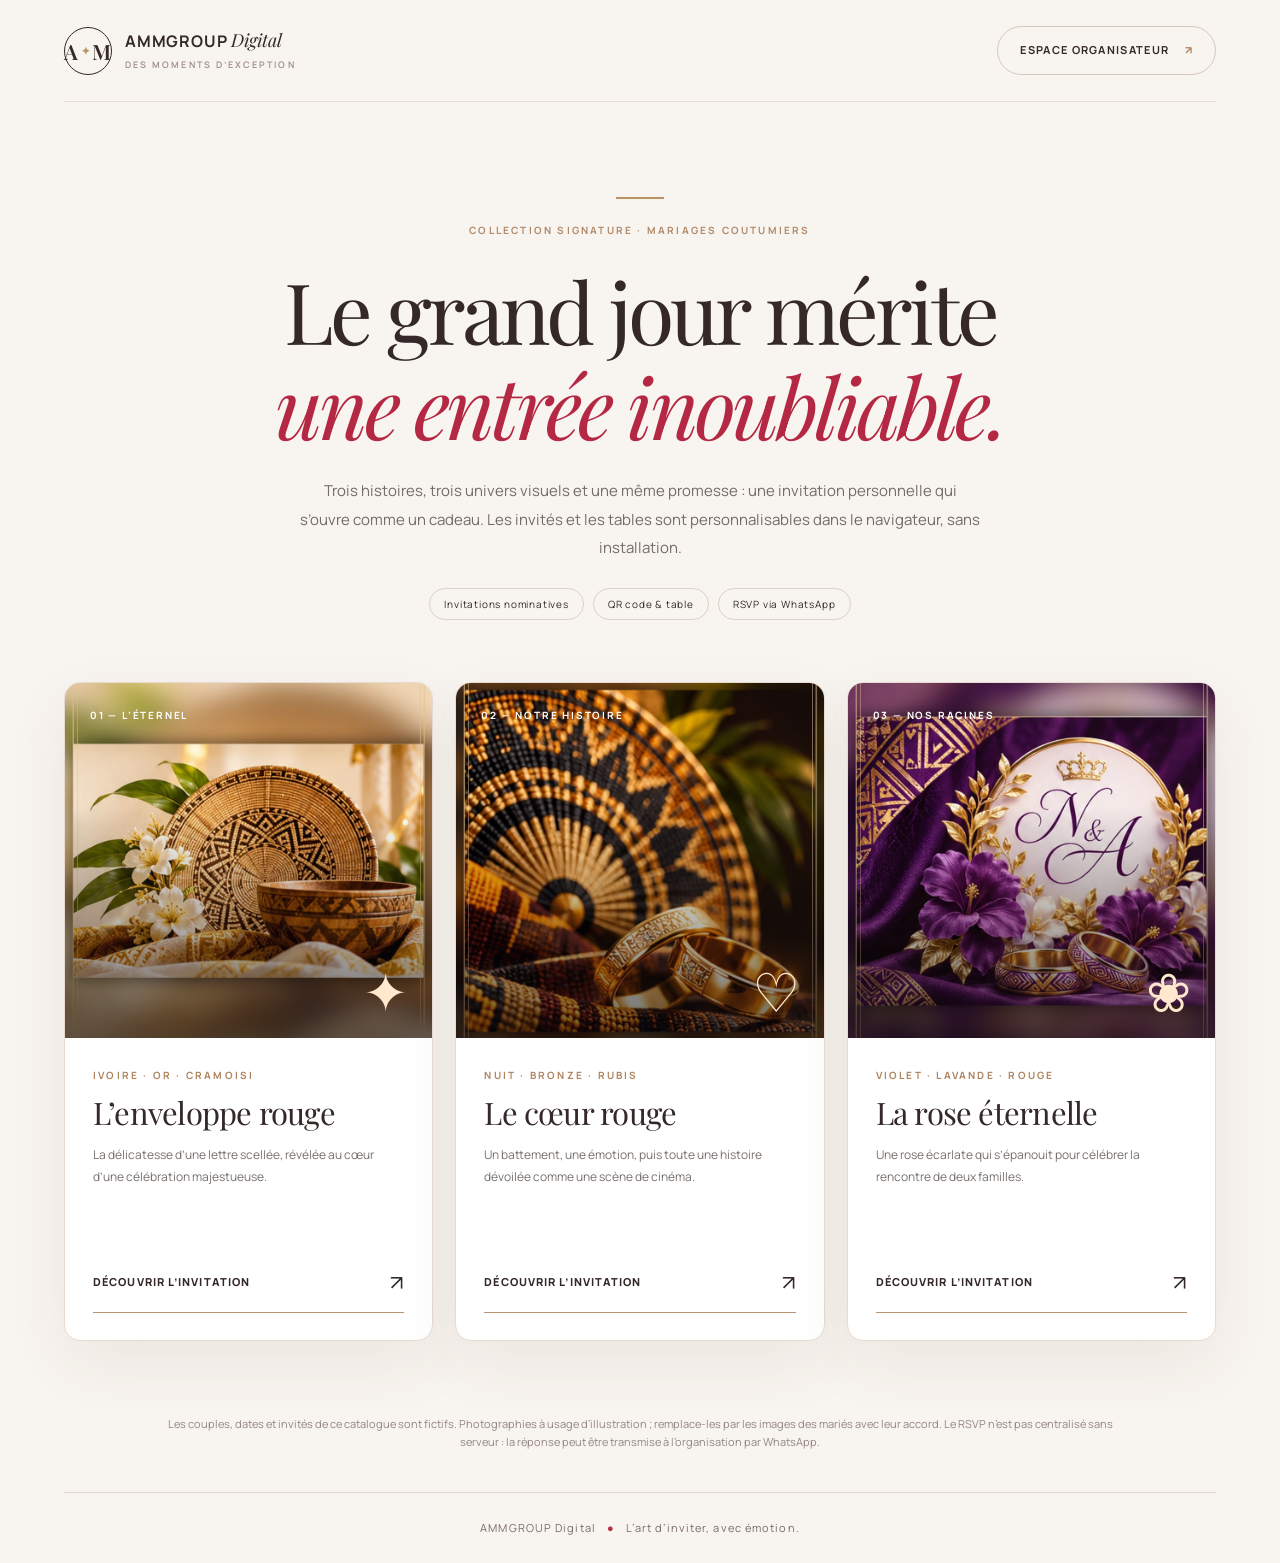
<file: index.html>
<!doctype html><html lang="fr"><head><meta charset="utf-8"><meta name="viewport" content="width=device-width,initial-scale=1"><meta name="theme-color" content="#f6f0ea"><title>AMMGROUP Digital — Invitations coutumières Signature</title><meta name="description" content="Trois expériences d’invitation de mariage coutumier : enveloppe rouge, cœur rouge et rose romantique."><link rel="stylesheet" href="assets/css/style.css"></head>
<body class="catalog-body"><div class="catalog-shell"><header class="catalog-nav"><div class="brand"><span class="brand-seal">A<span>✦</span>M</span><span>AMMGROUP <em>Digital</em><small>DES MOMENTS D’EXCEPTION</small></span></div><a class="nav-admin" href="admin.html">Espace organisateur <span aria-hidden="true">↗</span></a></header>
<main><section class="catalog-intro"><div class="gold-line"></div><p class="eyebrow">COLLECTION SIGNATURE · MARIAGES COUTUMIERS</p><h1>Le grand jour mérite<br><em>une entrée inoubliable.</em></h1><p class="catalog-subtitle">Trois histoires, trois univers visuels et une même promesse : une invitation personnelle qui s’ouvre comme un cadeau. Les invités et les tables sont personnalisables dans le navigateur, sans installation.</p><div class="catalog-badges"><span>Invitations nominatives</span><span>QR code & table</span><span>RSVP via WhatsApp</span></div></section>
<section class="collection" aria-label="Trois modèles" id="collection"><article class="collection-card royal-card"><div class="collection-photo"><img src="assets/media/royal.webp" alt="Illustration romantique du modèle Royal"><span class="model-index">01 — L’ÉTERNEL</span><span class="mini-petal">✦</span></div><div class="collection-info"><div><p class="eyebrow">IVOIRE · OR · CRAMOISI</p><h2>L’enveloppe rouge</h2><p>La délicatesse d’une lettre scellée, révélée au cœur d’une célébration majestueuse.</p></div><a id="link-royal" class="collection-cta" href="#collection">Découvrir l’invitation <span>↗</span></a></div></article>
<article class="collection-card cinema-card"><div class="collection-photo"><img src="assets/media/cinema.webp" alt="Illustration romantique du modèle Cinéma"><span class="model-index">02 — NOTRE HISTOIRE</span><span class="mini-petal">♡</span></div><div class="collection-info"><div><p class="eyebrow">NUIT · BRONZE · RUBIS</p><h2>Le cœur rouge</h2><p>Un battement, une émotion, puis toute une histoire dévoilée comme une scène de cinéma.</p></div><a id="link-cinema" class="collection-cta" href="#collection">Découvrir l’invitation <span>↗</span></a></div></article>
<article class="collection-card violet-card"><div class="collection-photo"><img src="assets/media/violet.webp" alt="Illustration romantique du modèle Violet"><span class="model-index">03 — NOS RACINES</span><span class="mini-petal">❀</span></div><div class="collection-info"><div><p class="eyebrow">VIOLET · LAVANDE · ROUGE</p><h2>La rose éternelle</h2><p>Une rose écarlate qui s’épanouit pour célébrer la rencontre de deux familles.</p></div><a id="link-violet" class="collection-cta" href="#collection">Découvrir l’invitation <span>↗</span></a></div></article></section>
<p class="catalog-note">Les couples, dates et invités de ce catalogue sont fictifs. Photographies à usage d’illustration ; remplace-les par les images des mariés avec leur accord. Le RSVP n’est pas centralisé sans serveur : la réponse peut être transmise à l’organisation par WhatsApp.</p></main><footer class="catalog-footer">AMMGROUP Digital <span>●</span> L’art d’inviter, avec émotion.</footer></div><script src="assets/js/data.js"></script><script src="assets/js/store.js"></script><script src="assets/js/catalog.js" defer></script></body></html>
</file>
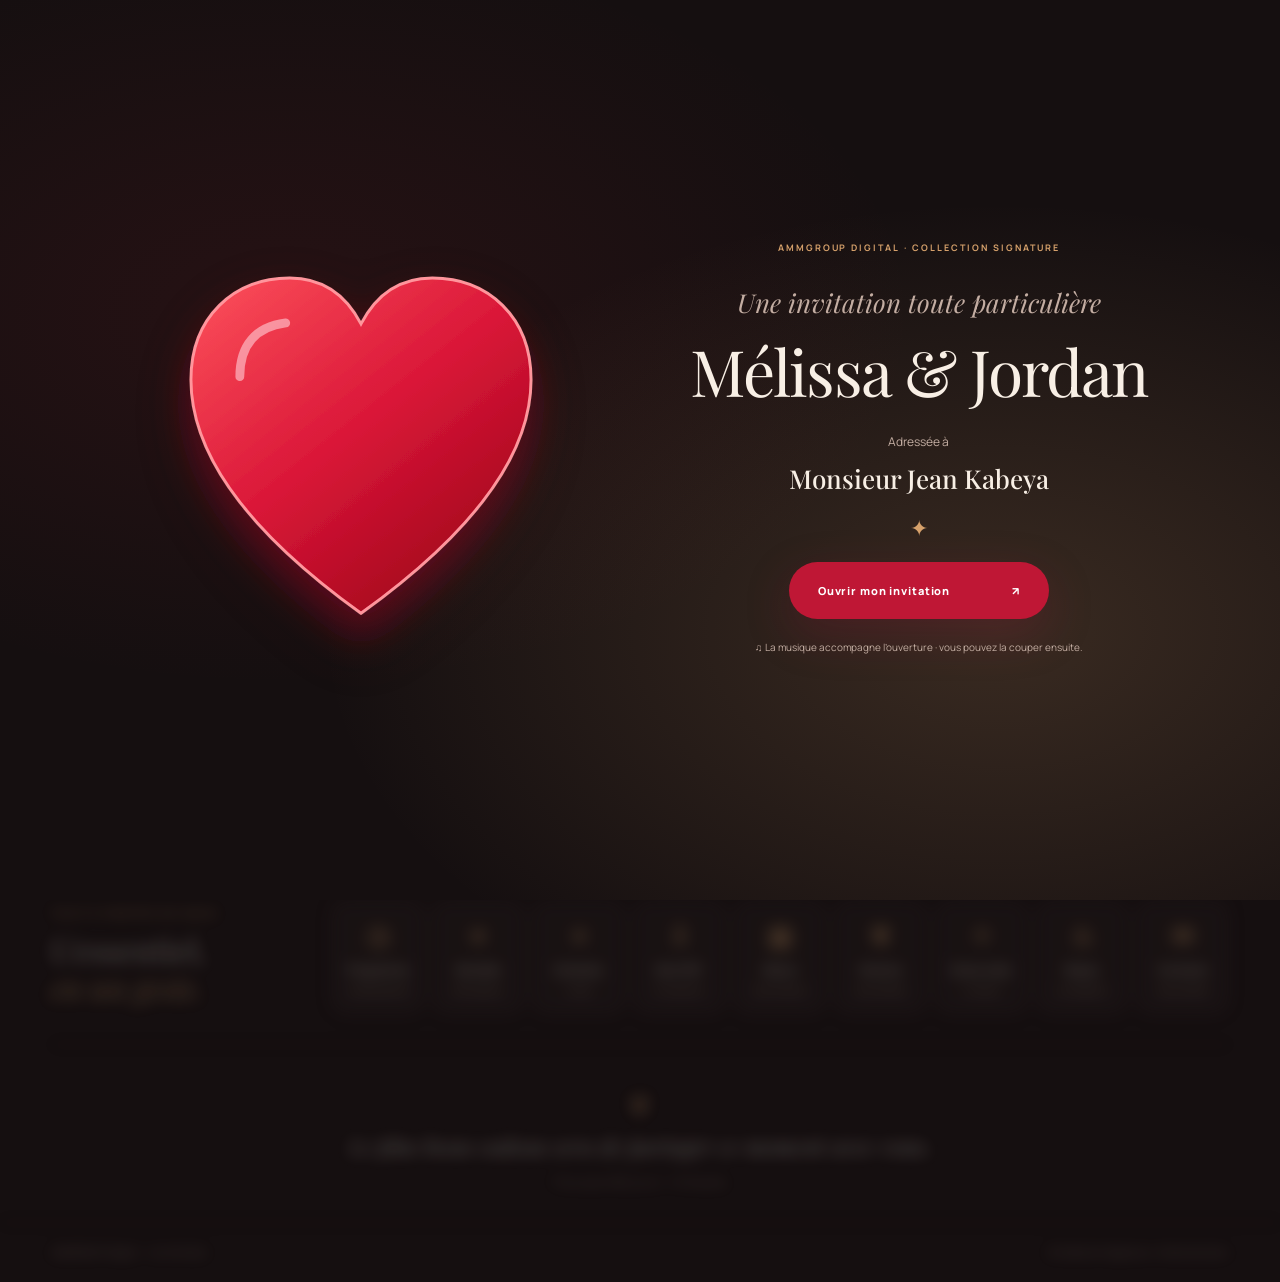
<file: cinema/index.html>
<!doctype html><html lang="fr"><head><meta charset="utf-8"><meta name="viewport" content="width=device-width,initial-scale=1"><meta name="theme-color" content="#f8f3eb"><meta name="description" content="Invitation personnelle à un mariage coutumier : RSVP, programme, photos, table et PDF."><title>Invitation personnelle | AMMGROUP Digital</title><link rel="stylesheet" href="../assets/css/style.css"></head><body class="invite-body" data-theme="cinema">
<div id="opening" class="opening" role="region" aria-label="Ouverture de l’invitation"><div class="opening-glow"></div><div class="opening-inner"><div class="opening-visual" aria-hidden="true"><svg class="opening-illustration envelope-illustration" viewBox="0 0 460 360"><defs><linearGradient id="redEnv" x1="0" y1="0" x2="1" y2="1"><stop stop-color="#f76c66"/><stop offset=".5" stop-color="#b90b24"/><stop offset="1" stop-color="#6d0820"/></linearGradient><linearGradient id="redFlap" x1="0" y1="0" x2="1" y2="1"><stop stop-color="#f87c77"/><stop offset="1" stop-color="#a5112a"/></linearGradient><filter id="envShadow" x="-30%" y="-40%" width="180%" height="200%"><feDropShadow dx="0" dy="20" stdDeviation="16" flood-color="#520018" flood-opacity=".3"/></filter></defs><g filter="url(#envShadow)"><rect x="40" y="79" width="380" height="240" rx="16" fill="url(#redEnv)"/><path d="M40 93 L230 218 L420 93" fill="none" stroke="#ffa5a2" stroke-opacity=".35" stroke-width="4"/><path d="M40 315 L201 188 Q230 165 259 188 L420 315" fill="#b71d33"/><path class="flap" d="M40 80 L230 223 L420 80 Z" fill="url(#redFlap)" stroke="#f7a3a0" stroke-opacity=".28"/><circle cx="230" cy="221" r="35" fill="#eac799" stroke="#bd9a65" stroke-width="3"/><text x="230" y="230" fill="#9a1a31" font-size="30" text-anchor="middle">♥</text></g></svg>
<svg class="opening-illustration heart-illustration" viewBox="0 0 440 440"><defs><linearGradient id="trueRedHeart" x1=".1" y1="0" x2=".9" y2="1"><stop stop-color="#fa4c58"/><stop offset=".46" stop-color="#da1738"/><stop offset="1" stop-color="#950015"/></linearGradient><filter id="heartShadow" x="-50%" y="-50%" width="200%" height="200%"><feDropShadow dx="0" dy="24" stdDeviation="19" flood-color="#a30021" flood-opacity=".42"/></filter></defs><path d="M220 387 C170 351 46 258 46 148 C46 84 90 44 147 44 C183 44 206 64 220 91 C234 64 257 44 293 44 C350 44 394 84 394 148 C394 258 270 351 220 387 Z" fill="url(#trueRedHeart)" stroke="#ff959c" stroke-width="3" filter="url(#heartShadow)"/><path d="M96 145 C96 113 112 94 143 90" fill="none" stroke="#ffc4cc" stroke-width="9" stroke-linecap="round" opacity=".65"/></svg>
<svg class="opening-illustration rose-illustration" viewBox="0 0 430 465"><defs><linearGradient id="petalRed" x1="0" x2="1" y1="0" y2="1"><stop stop-color="#fb6a72"/><stop offset=".45" stop-color="#d80d34"/><stop offset="1" stop-color="#87001a"/></linearGradient><linearGradient id="roseLeaf" x1="0" x2="1" y1="0" y2="1"><stop stop-color="#7f9d62"/><stop offset="1" stop-color="#1b4733"/></linearGradient></defs><path d="M220 268 C220 332 208 380 216 451" fill="none" stroke="#356a45" stroke-width="15" stroke-linecap="round"/><path d="M213 363 C154 347 144 307 105 317 C121 365 151 385 213 378" fill="url(#roseLeaf)"/><path d="M216 401 C274 377 293 343 331 352 C300 404 270 418 218 417" fill="url(#roseLeaf)"/><g class="rose-petals"><path d="M218 285 C146 273 102 220 121 156 C144 92 199 103 221 148 C251 89 312 96 326 158 C339 225 288 276 218 285" fill="url(#petalRed)"/><path d="M217 284 C160 257 136 211 150 167 C174 134 203 155 219 190 C240 145 280 132 299 177 C308 219 279 263 217 284" fill="#bd0a2a"/><path d="M218 271 C181 252 170 217 184 193 C199 171 222 184 225 209 C242 183 263 190 269 216 C270 238 246 261 218 271" fill="#f34459"/><path d="M204 238 Q216 219 232 230 Q241 243 219 252 Q202 253 204 238" fill="#79001d"/><path d="M140 157 C114 138 110 106 131 89 C159 70 190 91 210 130" fill="#e31b3d" opacity=".93"/><path d="M271 129 C295 82 324 77 341 99 C353 117 344 146 317 169" fill="#e52e46" opacity=".92"/></g></svg></div>
<div class="opening-copy"><span class="fine-overline">AMMGROUP DIGITAL · COLLECTION SIGNATURE</span><p class="opening-intro">Une invitation toute particulière</p><h1 id="opening-names">Un instant pour l’éternité</h1><p class="opening-guest">Adressée à <strong id="opening-guest-name">votre nom</strong></p><div class="opening-rule">✦</div><button id="open-invitation" class="open-action" disabled type="button">Ouvrir mon invitation <span>↗</span></button><p class="opening-audio"><span aria-hidden="true">♫</span> La musique accompagne l’ouverture · vous pouvez la couper ensuite.</p></div></div></div>
<div class="invitation-page" id="invitation-page" inert><div class="page-ambient" aria-hidden="true"></div><header class="invite-nav"><a class="invite-logo" href="../index.html" aria-label="Catalogue AMMGROUP Digital"><span class="brand-seal">A<span>✦</span>M</span><span>Notre <em>union</em><small>MARIAGE COUTUMIER</small></span></a><nav class="invite-links" aria-label="Navigation"><button data-view="invitation">Invitation</button><button data-view="programme">Programme</button><button data-view="histoire">Histoire</button><button data-view="tenue">Tenue</button><button data-view="galerie">Galerie</button><button data-view="table">Ma table</button><button data-view="contact">Contacts</button></nav><button id="music-toggle" class="music-control" aria-pressed="false" type="button"><span>♫</span> <span id="music-label">Musique</span></button></header>
<main class="invite-main"><section class="invite-hero"><div class="hero-message"><div class="hero-kicker"><span class="tiny-flower">✦</span> AVEC LA BÉNÉDICTION DE NOS FAMILLES</div><p class="hero-minititle">Une histoire, deux familles, un avenir.</p><h1 class="couple-names"><span id="bride-name"></span><small>&</small><span id="groom-name"></span></h1><div class="wedding-kind">MARIAGE COUTUMIER</div><p class="hero-motto" id="hero-motto"></p><div class="guest-note"><span>INVITATION PERSONNELLE ADRESSÉE À</span><strong id="guest-full-name"></strong><small id="guest-places"></small></div><div class="hero-facts"><span id="hero-date"></span><i>✦</i><span id="hero-city"></span></div><div class="hero-buttons"><button class="primary-cta" data-view="rsvp">Confirmer ma présence <span>↗</span></button><button class="secondary-cta" data-view="invitation">Découvrir les détails</button></div></div><div class="hero-visual"><div class="vertical-gallery" id="vertical-gallery" aria-label="Album des mariés, défilement vertical"><div class="gallery-stack" id="gallery-stack"></div><div class="gallery-shade"></div><div class="gallery-float"><span>NOTRE HISTOIRE EN IMAGES</span><strong id="gallery-caption">Notre plus beau chapitre</strong></div><div class="gallery-counter"><span id="gallery-current">01</span> / <span id="gallery-total">03</span></div><div class="gallery-nav"><button id="gallery-prev" aria-label="Photo précédente" title="Photo précédente">↑</button><button id="gallery-next" aria-label="Photo suivante" title="Photo suivante">↓</button></div><span class="gallery-caption-disclaimer">PHOTOS D’ILLUSTRATION</span></div></div></section>
<section class="action-section" aria-label="Accès rapides"><div class="action-header"><span class="eyebrow">TOUT À PORTÉE DE MAIN</span><h2>L’essentiel,<br><em>en un geste.</em></h2></div><div class="action-cards"><button data-view="programme"><span>◷</span> Programme <small>Le déroulement</small></button><button data-view="table"><span>♥</span> Ma table <small>QR & places</small></button><button data-view="lieu"><span>⌖</span> Itinéraire <small>Le lieu</small></button><button data-view="pdf"><span>⇩</span> Mon PDF <small>À conserver</small></button><button data-view="galerie"><span>▧</span> Album <small>Nos instants</small></button><button data-view="histoire"><span>❦</span> Histoire <small>Nos familles</small></button><button data-view="tenue"><span>✧</span> Dress code <small>La tenue</small></button><button data-view="menu"><span>♨</span> Repas <small>La réception</small></button><button data-view="contact"><span>✉</span> Contacts <small>Nous joindre</small></button></div></section>
<section class="closing-line"><div class="closing-ornament">❦</div><p>Le plus beau cadeau sera de partager ce moment avec vous.</p><span id="countdown">Le grand jour approche...</span></section></main><footer class="invite-footer"><span>AMMGROUP Digital — L’art d’inviter</span><span>© Collection Signature · Démonstration</span></footer><div class="mobile-dock"><button data-view="rsvp"><span>♡</span>Confirmer</button><button data-view="programme"><span>◷</span>Programme</button><button data-view="table"><span>♥</span>Ma table</button><button data-view="contact"><span>✉</span>Contact</button></div></div>
<dialog id="detail-modal" aria-labelledby="modal-title"><div class="modal-top"><div><span class="eyebrow" id="modal-overline">LES DÉTAILS DU GRAND JOUR</span><h2 id="modal-title">Invitation</h2></div><button class="modal-close" id="modal-close" aria-label="Fermer">×</button></div><div class="modal-inner" id="modal-inner"></div></dialog><div id="toast" class="toast" role="status" hidden></div><audio id="background-music" preload="auto" loop></audio><script src="../assets/js/data.js"></script><script src="../assets/js/store.js"></script><script src="../assets/js/qrcode.js"></script><script src="../assets/js/invitation.js" defer></script></body></html>
</file>
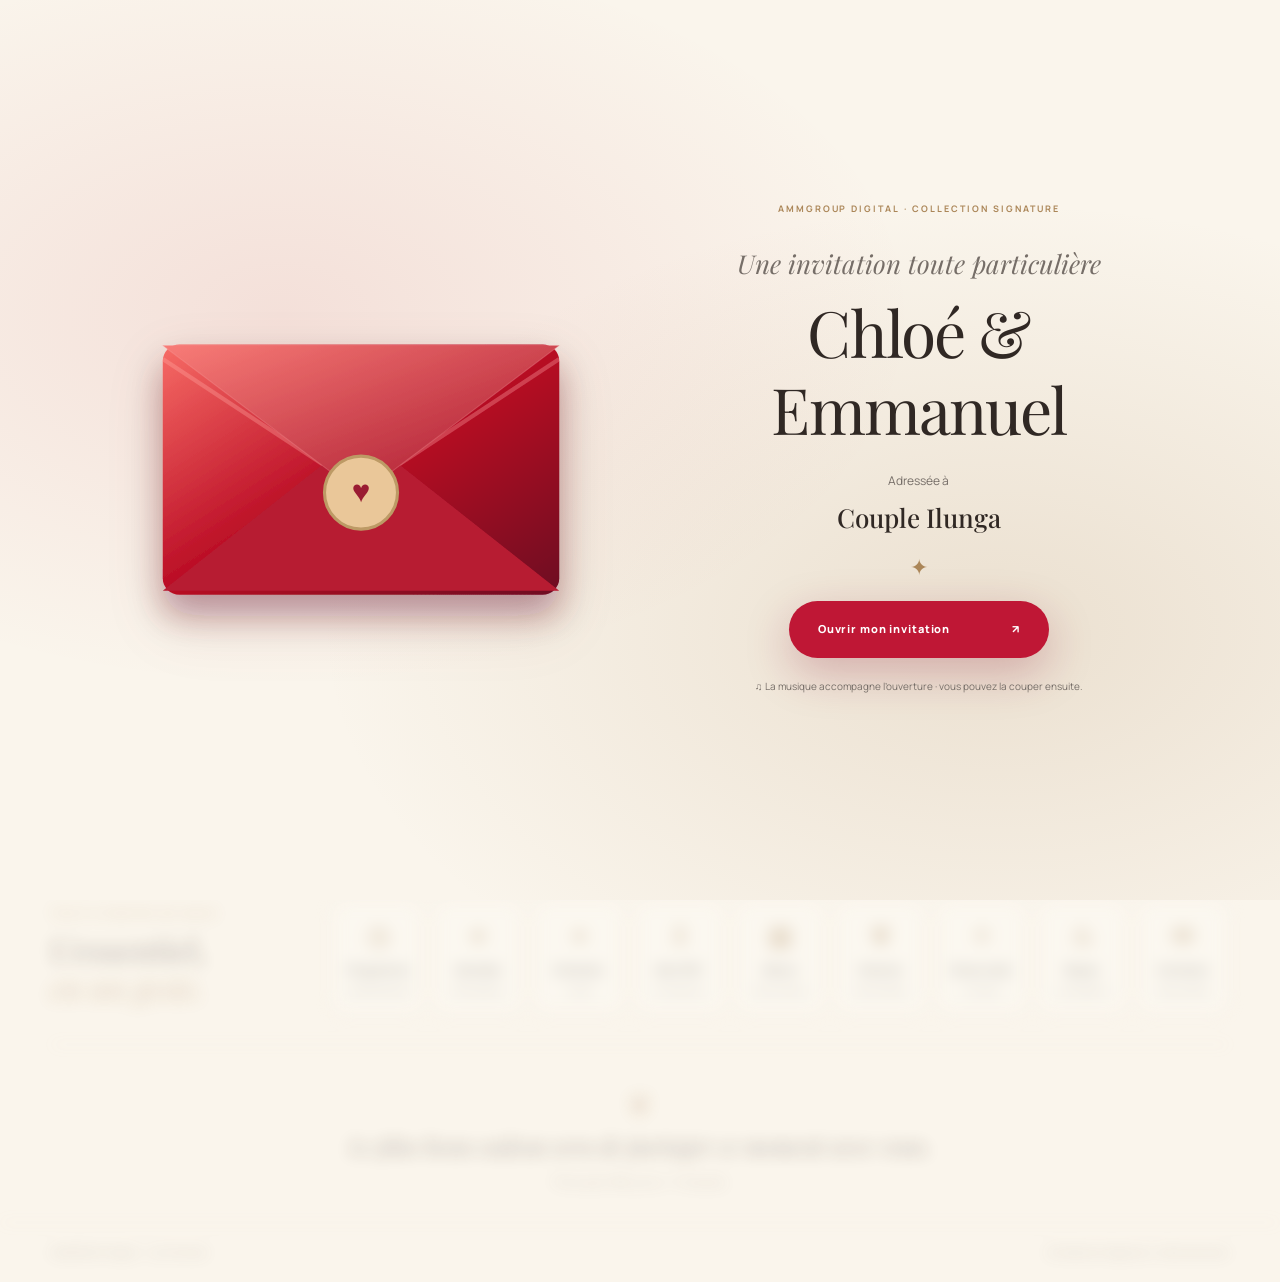
<file: royal/index.html>
<!doctype html><html lang="fr"><head><meta charset="utf-8"><meta name="viewport" content="width=device-width,initial-scale=1"><meta name="theme-color" content="#f8f3eb"><meta name="description" content="Invitation personnelle à un mariage coutumier : RSVP, programme, photos, table et PDF."><title>Invitation personnelle | AMMGROUP Digital</title><link rel="stylesheet" href="../assets/css/style.css"></head><body class="invite-body" data-theme="royal">
<div id="opening" class="opening" role="region" aria-label="Ouverture de l’invitation"><div class="opening-glow"></div><div class="opening-inner"><div class="opening-visual" aria-hidden="true"><svg class="opening-illustration envelope-illustration" viewBox="0 0 460 360"><defs><linearGradient id="redEnv" x1="0" y1="0" x2="1" y2="1"><stop stop-color="#f76c66"/><stop offset=".5" stop-color="#b90b24"/><stop offset="1" stop-color="#6d0820"/></linearGradient><linearGradient id="redFlap" x1="0" y1="0" x2="1" y2="1"><stop stop-color="#f87c77"/><stop offset="1" stop-color="#a5112a"/></linearGradient><filter id="envShadow" x="-30%" y="-40%" width="180%" height="200%"><feDropShadow dx="0" dy="20" stdDeviation="16" flood-color="#520018" flood-opacity=".3"/></filter></defs><g filter="url(#envShadow)"><rect x="40" y="79" width="380" height="240" rx="16" fill="url(#redEnv)"/><path d="M40 93 L230 218 L420 93" fill="none" stroke="#ffa5a2" stroke-opacity=".35" stroke-width="4"/><path d="M40 315 L201 188 Q230 165 259 188 L420 315" fill="#b71d33"/><path class="flap" d="M40 80 L230 223 L420 80 Z" fill="url(#redFlap)" stroke="#f7a3a0" stroke-opacity=".28"/><circle cx="230" cy="221" r="35" fill="#eac799" stroke="#bd9a65" stroke-width="3"/><text x="230" y="230" fill="#9a1a31" font-size="30" text-anchor="middle">♥</text></g></svg>
<svg class="opening-illustration heart-illustration" viewBox="0 0 440 440"><defs><linearGradient id="trueRedHeart" x1=".1" y1="0" x2=".9" y2="1"><stop stop-color="#fa4c58"/><stop offset=".46" stop-color="#da1738"/><stop offset="1" stop-color="#950015"/></linearGradient><filter id="heartShadow" x="-50%" y="-50%" width="200%" height="200%"><feDropShadow dx="0" dy="24" stdDeviation="19" flood-color="#a30021" flood-opacity=".42"/></filter></defs><path d="M220 387 C170 351 46 258 46 148 C46 84 90 44 147 44 C183 44 206 64 220 91 C234 64 257 44 293 44 C350 44 394 84 394 148 C394 258 270 351 220 387 Z" fill="url(#trueRedHeart)" stroke="#ff959c" stroke-width="3" filter="url(#heartShadow)"/><path d="M96 145 C96 113 112 94 143 90" fill="none" stroke="#ffc4cc" stroke-width="9" stroke-linecap="round" opacity=".65"/></svg>
<svg class="opening-illustration rose-illustration" viewBox="0 0 430 465"><defs><linearGradient id="petalRed" x1="0" x2="1" y1="0" y2="1"><stop stop-color="#fb6a72"/><stop offset=".45" stop-color="#d80d34"/><stop offset="1" stop-color="#87001a"/></linearGradient><linearGradient id="roseLeaf" x1="0" x2="1" y1="0" y2="1"><stop stop-color="#7f9d62"/><stop offset="1" stop-color="#1b4733"/></linearGradient></defs><path d="M220 268 C220 332 208 380 216 451" fill="none" stroke="#356a45" stroke-width="15" stroke-linecap="round"/><path d="M213 363 C154 347 144 307 105 317 C121 365 151 385 213 378" fill="url(#roseLeaf)"/><path d="M216 401 C274 377 293 343 331 352 C300 404 270 418 218 417" fill="url(#roseLeaf)"/><g class="rose-petals"><path d="M218 285 C146 273 102 220 121 156 C144 92 199 103 221 148 C251 89 312 96 326 158 C339 225 288 276 218 285" fill="url(#petalRed)"/><path d="M217 284 C160 257 136 211 150 167 C174 134 203 155 219 190 C240 145 280 132 299 177 C308 219 279 263 217 284" fill="#bd0a2a"/><path d="M218 271 C181 252 170 217 184 193 C199 171 222 184 225 209 C242 183 263 190 269 216 C270 238 246 261 218 271" fill="#f34459"/><path d="M204 238 Q216 219 232 230 Q241 243 219 252 Q202 253 204 238" fill="#79001d"/><path d="M140 157 C114 138 110 106 131 89 C159 70 190 91 210 130" fill="#e31b3d" opacity=".93"/><path d="M271 129 C295 82 324 77 341 99 C353 117 344 146 317 169" fill="#e52e46" opacity=".92"/></g></svg></div>
<div class="opening-copy"><span class="fine-overline">AMMGROUP DIGITAL · COLLECTION SIGNATURE</span><p class="opening-intro">Une invitation toute particulière</p><h1 id="opening-names">Un instant pour l’éternité</h1><p class="opening-guest">Adressée à <strong id="opening-guest-name">votre nom</strong></p><div class="opening-rule">✦</div><button id="open-invitation" class="open-action" disabled type="button">Ouvrir mon invitation <span>↗</span></button><p class="opening-audio"><span aria-hidden="true">♫</span> La musique accompagne l’ouverture · vous pouvez la couper ensuite.</p></div></div></div>
<div class="invitation-page" id="invitation-page" inert><div class="page-ambient" aria-hidden="true"></div><header class="invite-nav"><a class="invite-logo" href="../index.html" aria-label="Catalogue AMMGROUP Digital"><span class="brand-seal">A<span>✦</span>M</span><span>Notre <em>union</em><small>MARIAGE COUTUMIER</small></span></a><nav class="invite-links" aria-label="Navigation"><button data-view="invitation">Invitation</button><button data-view="programme">Programme</button><button data-view="histoire">Histoire</button><button data-view="tenue">Tenue</button><button data-view="galerie">Galerie</button><button data-view="table">Ma table</button><button data-view="contact">Contacts</button></nav><button id="music-toggle" class="music-control" aria-pressed="false" type="button"><span>♫</span> <span id="music-label">Musique</span></button></header>
<main class="invite-main"><section class="invite-hero"><div class="hero-message"><div class="hero-kicker"><span class="tiny-flower">✦</span> AVEC LA BÉNÉDICTION DE NOS FAMILLES</div><p class="hero-minititle">Une histoire, deux familles, un avenir.</p><h1 class="couple-names"><span id="bride-name"></span><small>&</small><span id="groom-name"></span></h1><div class="wedding-kind">MARIAGE COUTUMIER</div><p class="hero-motto" id="hero-motto"></p><div class="guest-note"><span>INVITATION PERSONNELLE ADRESSÉE À</span><strong id="guest-full-name"></strong><small id="guest-places"></small></div><div class="hero-facts"><span id="hero-date"></span><i>✦</i><span id="hero-city"></span></div><div class="hero-buttons"><button class="primary-cta" data-view="rsvp">Confirmer ma présence <span>↗</span></button><button class="secondary-cta" data-view="invitation">Découvrir les détails</button></div></div><div class="hero-visual"><div class="vertical-gallery" id="vertical-gallery" aria-label="Album des mariés, défilement vertical"><div class="gallery-stack" id="gallery-stack"></div><div class="gallery-shade"></div><div class="gallery-float"><span>NOTRE HISTOIRE EN IMAGES</span><strong id="gallery-caption">Notre plus beau chapitre</strong></div><div class="gallery-counter"><span id="gallery-current">01</span> / <span id="gallery-total">03</span></div><div class="gallery-nav"><button id="gallery-prev" aria-label="Photo précédente" title="Photo précédente">↑</button><button id="gallery-next" aria-label="Photo suivante" title="Photo suivante">↓</button></div><span class="gallery-caption-disclaimer">PHOTOS D’ILLUSTRATION</span></div></div></section>
<section class="action-section" aria-label="Accès rapides"><div class="action-header"><span class="eyebrow">TOUT À PORTÉE DE MAIN</span><h2>L’essentiel,<br><em>en un geste.</em></h2></div><div class="action-cards"><button data-view="programme"><span>◷</span> Programme <small>Le déroulement</small></button><button data-view="table"><span>♥</span> Ma table <small>QR & places</small></button><button data-view="lieu"><span>⌖</span> Itinéraire <small>Le lieu</small></button><button data-view="pdf"><span>⇩</span> Mon PDF <small>À conserver</small></button><button data-view="galerie"><span>▧</span> Album <small>Nos instants</small></button><button data-view="histoire"><span>❦</span> Histoire <small>Nos familles</small></button><button data-view="tenue"><span>✧</span> Dress code <small>La tenue</small></button><button data-view="menu"><span>♨</span> Repas <small>La réception</small></button><button data-view="contact"><span>✉</span> Contacts <small>Nous joindre</small></button></div></section>
<section class="closing-line"><div class="closing-ornament">❦</div><p>Le plus beau cadeau sera de partager ce moment avec vous.</p><span id="countdown">Le grand jour approche...</span></section></main><footer class="invite-footer"><span>AMMGROUP Digital — L’art d’inviter</span><span>© Collection Signature · Démonstration</span></footer><div class="mobile-dock"><button data-view="rsvp"><span>♡</span>Confirmer</button><button data-view="programme"><span>◷</span>Programme</button><button data-view="table"><span>♥</span>Ma table</button><button data-view="contact"><span>✉</span>Contact</button></div></div>
<dialog id="detail-modal" aria-labelledby="modal-title"><div class="modal-top"><div><span class="eyebrow" id="modal-overline">LES DÉTAILS DU GRAND JOUR</span><h2 id="modal-title">Invitation</h2></div><button class="modal-close" id="modal-close" aria-label="Fermer">×</button></div><div class="modal-inner" id="modal-inner"></div></dialog><div id="toast" class="toast" role="status" hidden></div><audio id="background-music" preload="auto" loop></audio><script src="../assets/js/data.js"></script><script src="../assets/js/store.js"></script><script src="../assets/js/qrcode.js"></script><script src="../assets/js/invitation.js" defer></script></body></html>
</file>
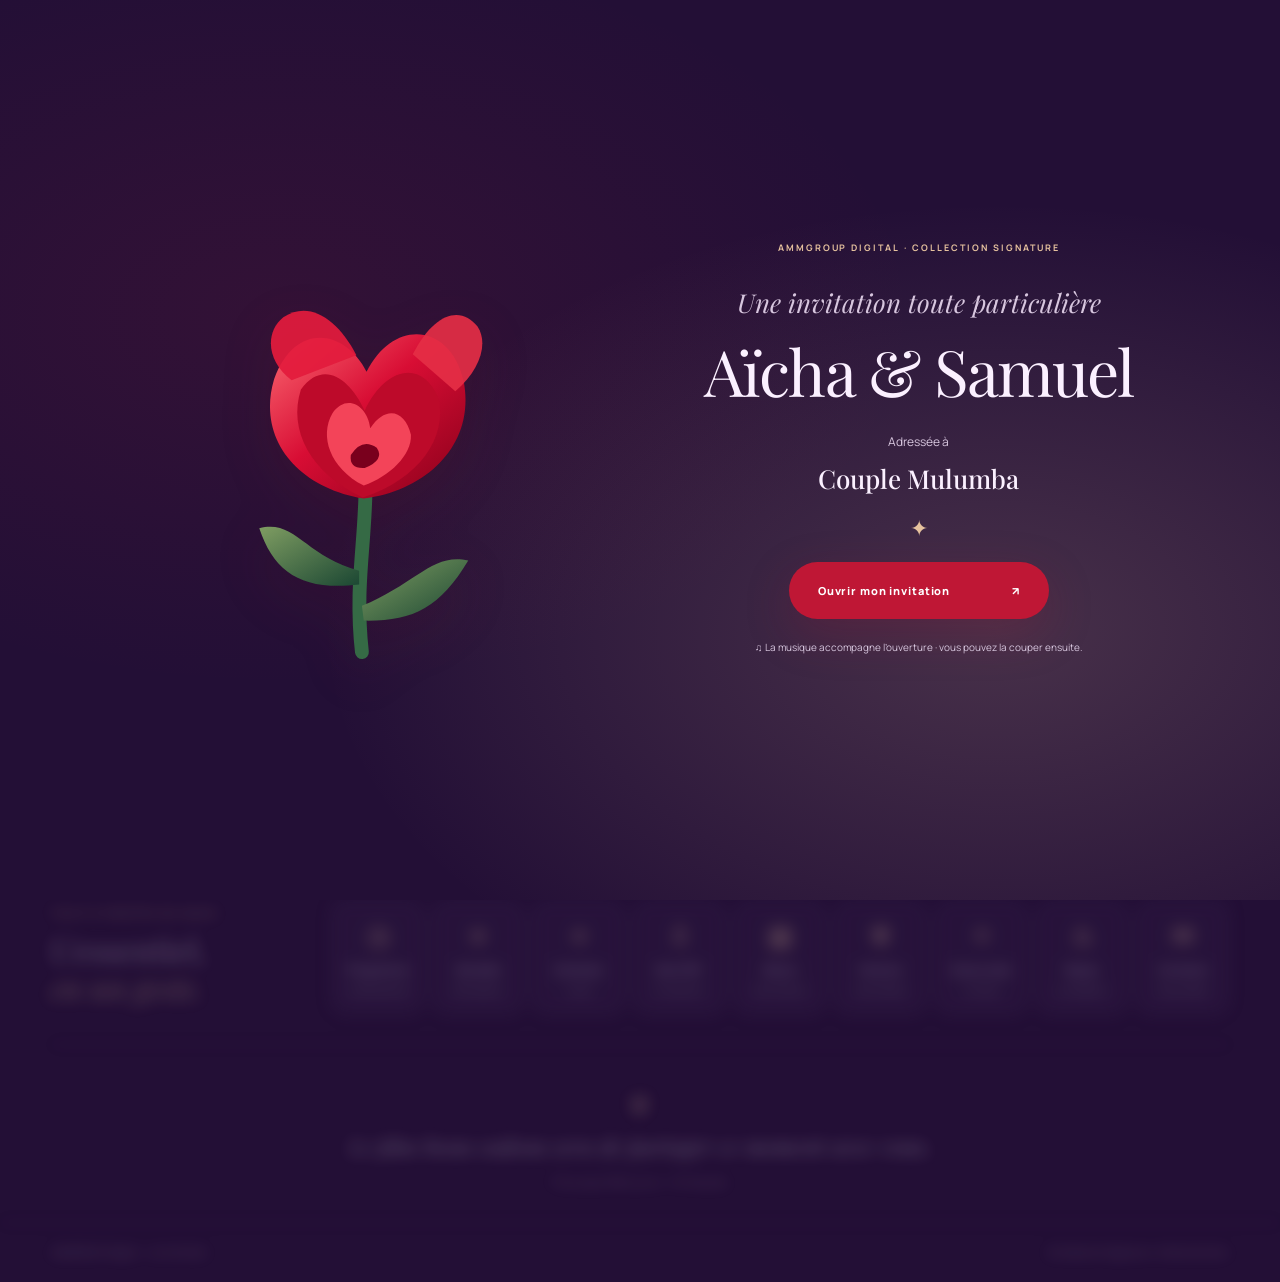
<file: violet/index.html>
<!doctype html><html lang="fr"><head><meta charset="utf-8"><meta name="viewport" content="width=device-width,initial-scale=1"><meta name="theme-color" content="#f8f3eb"><meta name="description" content="Invitation personnelle à un mariage coutumier : RSVP, programme, photos, table et PDF."><title>Invitation personnelle | AMMGROUP Digital</title><link rel="stylesheet" href="../assets/css/style.css"></head><body class="invite-body" data-theme="violet">
<div id="opening" class="opening" role="region" aria-label="Ouverture de l’invitation"><div class="opening-glow"></div><div class="opening-inner"><div class="opening-visual" aria-hidden="true"><svg class="opening-illustration envelope-illustration" viewBox="0 0 460 360"><defs><linearGradient id="redEnv" x1="0" y1="0" x2="1" y2="1"><stop stop-color="#f76c66"/><stop offset=".5" stop-color="#b90b24"/><stop offset="1" stop-color="#6d0820"/></linearGradient><linearGradient id="redFlap" x1="0" y1="0" x2="1" y2="1"><stop stop-color="#f87c77"/><stop offset="1" stop-color="#a5112a"/></linearGradient><filter id="envShadow" x="-30%" y="-40%" width="180%" height="200%"><feDropShadow dx="0" dy="20" stdDeviation="16" flood-color="#520018" flood-opacity=".3"/></filter></defs><g filter="url(#envShadow)"><rect x="40" y="79" width="380" height="240" rx="16" fill="url(#redEnv)"/><path d="M40 93 L230 218 L420 93" fill="none" stroke="#ffa5a2" stroke-opacity=".35" stroke-width="4"/><path d="M40 315 L201 188 Q230 165 259 188 L420 315" fill="#b71d33"/><path class="flap" d="M40 80 L230 223 L420 80 Z" fill="url(#redFlap)" stroke="#f7a3a0" stroke-opacity=".28"/><circle cx="230" cy="221" r="35" fill="#eac799" stroke="#bd9a65" stroke-width="3"/><text x="230" y="230" fill="#9a1a31" font-size="30" text-anchor="middle">♥</text></g></svg>
<svg class="opening-illustration heart-illustration" viewBox="0 0 440 440"><defs><linearGradient id="trueRedHeart" x1=".1" y1="0" x2=".9" y2="1"><stop stop-color="#fa4c58"/><stop offset=".46" stop-color="#da1738"/><stop offset="1" stop-color="#950015"/></linearGradient><filter id="heartShadow" x="-50%" y="-50%" width="200%" height="200%"><feDropShadow dx="0" dy="24" stdDeviation="19" flood-color="#a30021" flood-opacity=".42"/></filter></defs><path d="M220 387 C170 351 46 258 46 148 C46 84 90 44 147 44 C183 44 206 64 220 91 C234 64 257 44 293 44 C350 44 394 84 394 148 C394 258 270 351 220 387 Z" fill="url(#trueRedHeart)" stroke="#ff959c" stroke-width="3" filter="url(#heartShadow)"/><path d="M96 145 C96 113 112 94 143 90" fill="none" stroke="#ffc4cc" stroke-width="9" stroke-linecap="round" opacity=".65"/></svg>
<svg class="opening-illustration rose-illustration" viewBox="0 0 430 465"><defs><linearGradient id="petalRed" x1="0" x2="1" y1="0" y2="1"><stop stop-color="#fb6a72"/><stop offset=".45" stop-color="#d80d34"/><stop offset="1" stop-color="#87001a"/></linearGradient><linearGradient id="roseLeaf" x1="0" x2="1" y1="0" y2="1"><stop stop-color="#7f9d62"/><stop offset="1" stop-color="#1b4733"/></linearGradient></defs><path d="M220 268 C220 332 208 380 216 451" fill="none" stroke="#356a45" stroke-width="15" stroke-linecap="round"/><path d="M213 363 C154 347 144 307 105 317 C121 365 151 385 213 378" fill="url(#roseLeaf)"/><path d="M216 401 C274 377 293 343 331 352 C300 404 270 418 218 417" fill="url(#roseLeaf)"/><g class="rose-petals"><path d="M218 285 C146 273 102 220 121 156 C144 92 199 103 221 148 C251 89 312 96 326 158 C339 225 288 276 218 285" fill="url(#petalRed)"/><path d="M217 284 C160 257 136 211 150 167 C174 134 203 155 219 190 C240 145 280 132 299 177 C308 219 279 263 217 284" fill="#bd0a2a"/><path d="M218 271 C181 252 170 217 184 193 C199 171 222 184 225 209 C242 183 263 190 269 216 C270 238 246 261 218 271" fill="#f34459"/><path d="M204 238 Q216 219 232 230 Q241 243 219 252 Q202 253 204 238" fill="#79001d"/><path d="M140 157 C114 138 110 106 131 89 C159 70 190 91 210 130" fill="#e31b3d" opacity=".93"/><path d="M271 129 C295 82 324 77 341 99 C353 117 344 146 317 169" fill="#e52e46" opacity=".92"/></g></svg></div>
<div class="opening-copy"><span class="fine-overline">AMMGROUP DIGITAL · COLLECTION SIGNATURE</span><p class="opening-intro">Une invitation toute particulière</p><h1 id="opening-names">Un instant pour l’éternité</h1><p class="opening-guest">Adressée à <strong id="opening-guest-name">votre nom</strong></p><div class="opening-rule">✦</div><button id="open-invitation" class="open-action" disabled type="button">Ouvrir mon invitation <span>↗</span></button><p class="opening-audio"><span aria-hidden="true">♫</span> La musique accompagne l’ouverture · vous pouvez la couper ensuite.</p></div></div></div>
<div class="invitation-page" id="invitation-page" inert><div class="page-ambient" aria-hidden="true"></div><header class="invite-nav"><a class="invite-logo" href="../index.html" aria-label="Catalogue AMMGROUP Digital"><span class="brand-seal">A<span>✦</span>M</span><span>Notre <em>union</em><small>MARIAGE COUTUMIER</small></span></a><nav class="invite-links" aria-label="Navigation"><button data-view="invitation">Invitation</button><button data-view="programme">Programme</button><button data-view="histoire">Histoire</button><button data-view="tenue">Tenue</button><button data-view="galerie">Galerie</button><button data-view="table">Ma table</button><button data-view="contact">Contacts</button></nav><button id="music-toggle" class="music-control" aria-pressed="false" type="button"><span>♫</span> <span id="music-label">Musique</span></button></header>
<main class="invite-main"><section class="invite-hero"><div class="hero-message"><div class="hero-kicker"><span class="tiny-flower">✦</span> AVEC LA BÉNÉDICTION DE NOS FAMILLES</div><p class="hero-minititle">Une histoire, deux familles, un avenir.</p><h1 class="couple-names"><span id="bride-name"></span><small>&</small><span id="groom-name"></span></h1><div class="wedding-kind">MARIAGE COUTUMIER</div><p class="hero-motto" id="hero-motto"></p><div class="guest-note"><span>INVITATION PERSONNELLE ADRESSÉE À</span><strong id="guest-full-name"></strong><small id="guest-places"></small></div><div class="hero-facts"><span id="hero-date"></span><i>✦</i><span id="hero-city"></span></div><div class="hero-buttons"><button class="primary-cta" data-view="rsvp">Confirmer ma présence <span>↗</span></button><button class="secondary-cta" data-view="invitation">Découvrir les détails</button></div></div><div class="hero-visual"><div class="vertical-gallery" id="vertical-gallery" aria-label="Album des mariés, défilement vertical"><div class="gallery-stack" id="gallery-stack"></div><div class="gallery-shade"></div><div class="gallery-float"><span>NOTRE HISTOIRE EN IMAGES</span><strong id="gallery-caption">Notre plus beau chapitre</strong></div><div class="gallery-counter"><span id="gallery-current">01</span> / <span id="gallery-total">03</span></div><div class="gallery-nav"><button id="gallery-prev" aria-label="Photo précédente" title="Photo précédente">↑</button><button id="gallery-next" aria-label="Photo suivante" title="Photo suivante">↓</button></div><span class="gallery-caption-disclaimer">PHOTOS D’ILLUSTRATION</span></div></div></section>
<section class="action-section" aria-label="Accès rapides"><div class="action-header"><span class="eyebrow">TOUT À PORTÉE DE MAIN</span><h2>L’essentiel,<br><em>en un geste.</em></h2></div><div class="action-cards"><button data-view="programme"><span>◷</span> Programme <small>Le déroulement</small></button><button data-view="table"><span>♥</span> Ma table <small>QR & places</small></button><button data-view="lieu"><span>⌖</span> Itinéraire <small>Le lieu</small></button><button data-view="pdf"><span>⇩</span> Mon PDF <small>À conserver</small></button><button data-view="galerie"><span>▧</span> Album <small>Nos instants</small></button><button data-view="histoire"><span>❦</span> Histoire <small>Nos familles</small></button><button data-view="tenue"><span>✧</span> Dress code <small>La tenue</small></button><button data-view="menu"><span>♨</span> Repas <small>La réception</small></button><button data-view="contact"><span>✉</span> Contacts <small>Nous joindre</small></button></div></section>
<section class="closing-line"><div class="closing-ornament">❦</div><p>Le plus beau cadeau sera de partager ce moment avec vous.</p><span id="countdown">Le grand jour approche...</span></section></main><footer class="invite-footer"><span>AMMGROUP Digital — L’art d’inviter</span><span>© Collection Signature · Démonstration</span></footer><div class="mobile-dock"><button data-view="rsvp"><span>♡</span>Confirmer</button><button data-view="programme"><span>◷</span>Programme</button><button data-view="table"><span>♥</span>Ma table</button><button data-view="contact"><span>✉</span>Contact</button></div></div>
<dialog id="detail-modal" aria-labelledby="modal-title"><div class="modal-top"><div><span class="eyebrow" id="modal-overline">LES DÉTAILS DU GRAND JOUR</span><h2 id="modal-title">Invitation</h2></div><button class="modal-close" id="modal-close" aria-label="Fermer">×</button></div><div class="modal-inner" id="modal-inner"></div></dialog><div id="toast" class="toast" role="status" hidden></div><audio id="background-music" preload="auto" loop></audio><script src="../assets/js/data.js"></script><script src="../assets/js/store.js"></script><script src="../assets/js/qrcode.js"></script><script src="../assets/js/invitation.js" defer></script></body></html>
</file>
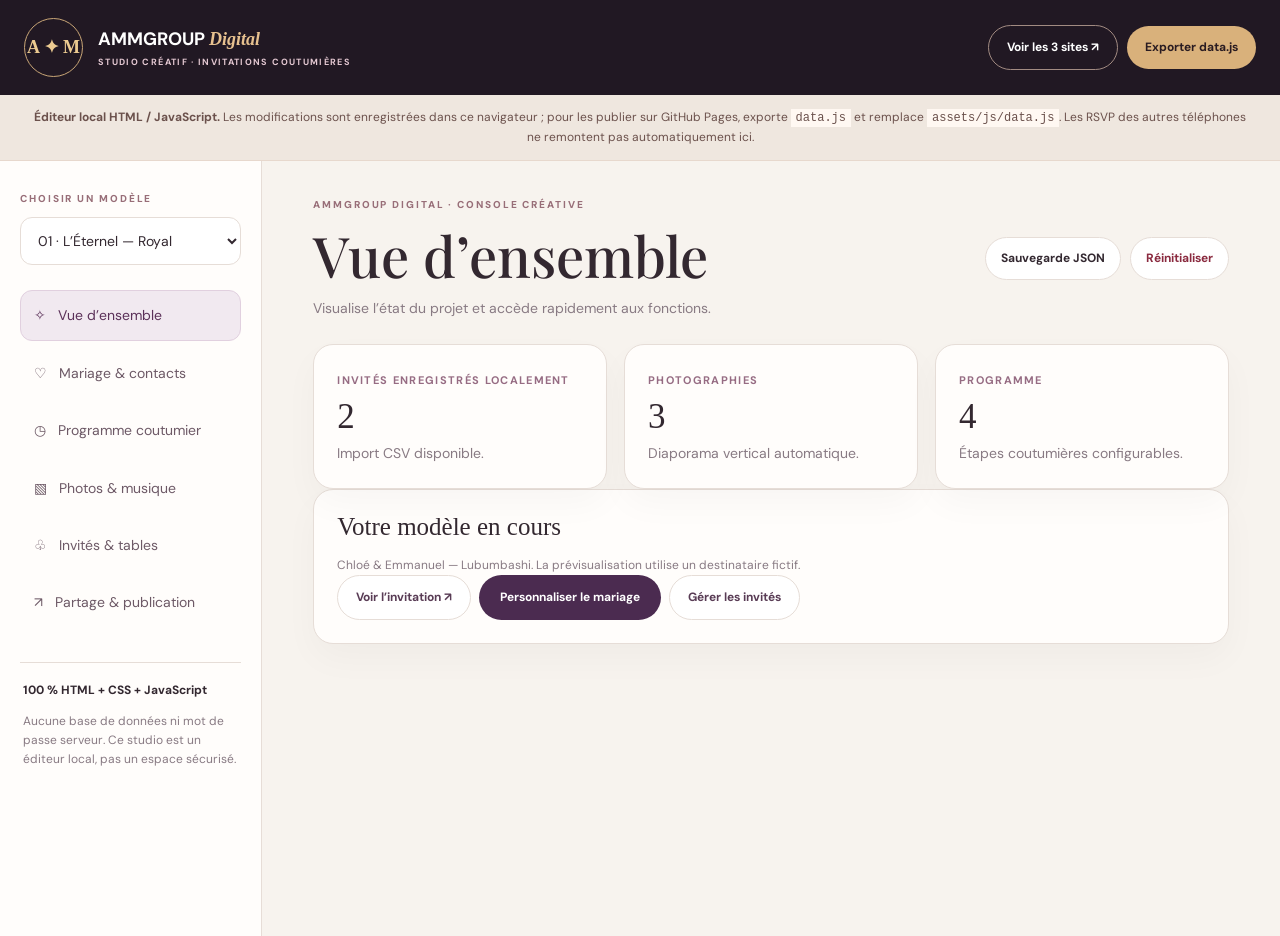
<file: admin.html>
<!doctype html><html lang="fr"><head><meta charset="UTF-8"><meta name="viewport" content="width=device-width,initial-scale=1"><meta name="theme-color" content="#20151b"><title>Studio d’invitations — AMMGROUP Digital</title><link rel="stylesheet" href="assets/css/admin.css"></head><body>
<header class="app-top"><a class="brand" href="index.html"><span class="brand-mark">A ✦ M</span><span>AMMGROUP <em>Digital</em><small>STUDIO CRÉATIF · INVITATIONS COUTUMIÈRES</small></span></a><div class="top-right"><a href="index.html" class="outline-link">Voir les 3 sites ↗</a><button type="button" id="export-config" class="gold-button">Exporter data.js</button></div></header>
<div class="warning"><strong>Éditeur local HTML / JavaScript.</strong> Les modifications sont enregistrées dans ce navigateur ; pour les publier sur GitHub Pages, exporte <code>data.js</code> et remplace <code>assets/js/data.js</code>. Les RSVP des autres téléphones ne remontent pas automatiquement ici.</div>
<div class="workspace"><aside class="sidebar"><div class="selector"><label for="theme-select">CHOISIR UN MODÈLE</label><select id="theme-select"><option value="royal">01 · L’Éternel — Royal</option><option value="cinema">02 · Notre Histoire — Cinéma</option><option value="violet">03 · Nos Racines — Violet</option></select></div><nav id="tabs" aria-label="Sections du studio"><button data-tab="overview" class="active">✧ &nbsp; Vue d’ensemble</button><button data-tab="event">♡ &nbsp; Mariage & contacts</button><button data-tab="program">◷ &nbsp; Programme coutumier</button><button data-tab="photos">▧ &nbsp; Photos & musique</button><button data-tab="guests">♧ &nbsp; Invités & tables</button><button data-tab="publish">↗ &nbsp; Partage & publication</button></nav><div class="side-note"><strong>100 % HTML + CSS + JavaScript</strong><p>Aucune base de données ni mot de passe serveur. Ce studio est un éditeur local, pas un espace sécurisé.</p></div></aside>
<main class="main-content"><div class="page-heading"><div><span class="eyebrow">AMMGROUP DIGITAL · CONSOLE CRÉATIVE</span><h1 id="page-title">Vue d’ensemble</h1><p id="page-subtitle">Personnalise chaque détail du grand jour.</p></div><div class="heading-actions"><button type="button" id="export-backup" class="minor">Sauvegarde JSON</button><button type="button" id="reset-data" class="minor warning-btn">Réinitialiser</button></div></div><div id="notice" class="notice" role="status" hidden></div><section id="content"></section></main></div>
<script src="assets/js/data.js"></script><script src="assets/js/store.js"></script><script src="assets/js/admin.js"></script></body></html>
</file>
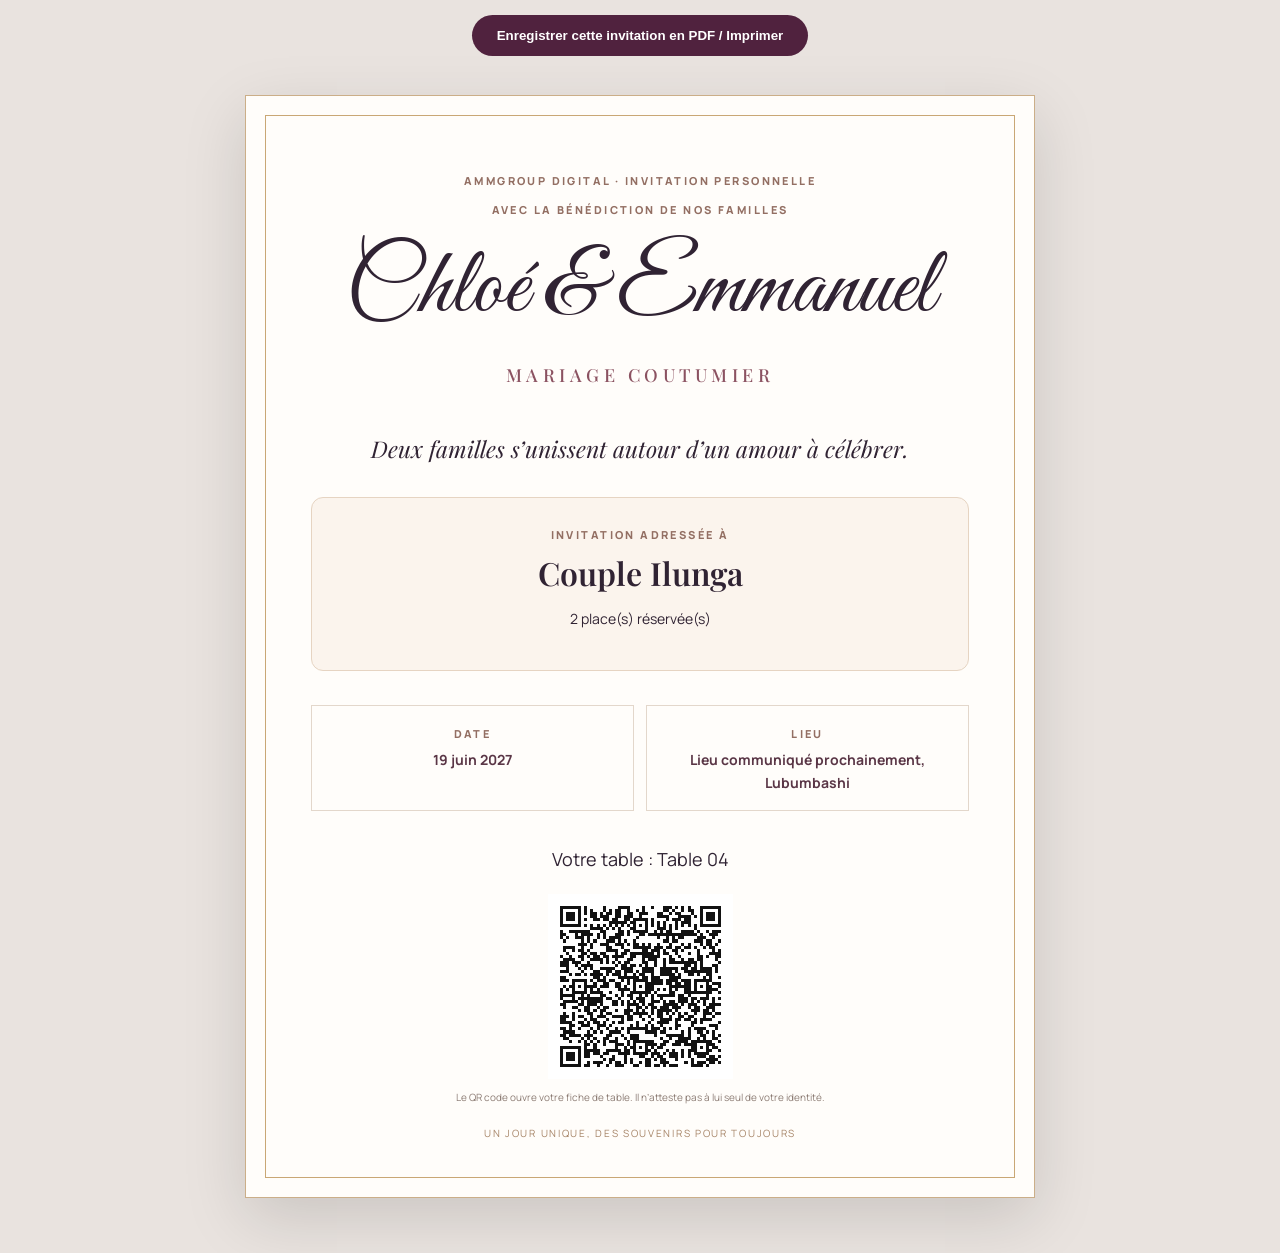
<file: print.html>
<!doctype html><html lang="fr"><head><meta charset="UTF-8"><meta name="viewport" content="width=device-width,initial-scale=1"><title>Invitation personnelle · PDF</title>
<style>
@import url('https://fonts.googleapis.com/css2?family=Great+Vibes&family=Playfair+Display:ital,wght@0,400;0,600;1,400&family=Manrope:wght@400;600;800&display=swap');
*{box-sizing:border-box}body{margin:0;background:#e9e3df;color:#302333;font:14px/1.6 'Manrope',sans-serif}.actions{padding:15px;text-align:center}.actions button{border:0;padding:13px 25px;background:#50223e;color:white;border-radius:100px;font-weight:700;cursor:pointer}.paper{background:#fffdfa;max-width:790px;min-height:1050px;margin:24px auto 55px;border:1px solid #cbae88;box-shadow:0 20px 60px #0002;padding:65px 65px 46px;text-align:center;position:relative}.paper::before{content:'';position:absolute;inset:19px;border:1px solid #c9a775;pointer-events:none}.eyebrow{font-size:11px;font-weight:800;letter-spacing:.22em;color:#936f63}.names{font:400 clamp(54px,8vw,94px)/.95 'Great Vibes',cursive;margin:28px 0}.kind{font:500 18px 'Playfair Display',serif;letter-spacing:.25em;color:#8b5261}.statement{font:italic 23px/1.5 'Playfair Display',serif;margin:45px 0 30px}.guest{padding:25px;background:#fbf4ed;border:1px solid #e6d4c2;border-radius:12px}.guest h2{font:600 32px 'Playfair Display',serif;margin:6px 0}.facts{display:flex;gap:12px;margin:34px 0}.facts>div{flex:1;border:1px solid #e3d7cb;padding:16px 8px}.facts strong{display:block;color:#5a3646;margin-top:5px}.table{margin-top:20px;font-size:18px}.qr{width:185px;height:185px;margin:20px auto 9px}.qr img{width:100%;height:100%}.note{font-size:10px;color:#8c7c74}.foot{margin-top:20px;color:#a68467;font-size:10px;letter-spacing:.17em}body[data-theme=cinema] .paper{background:#211817;color:#f5e8dd;border-color:#b79365}body[data-theme=cinema] .guest,body[data-theme=cinema] .facts>div{background:#342725;border-color:#74523f}body[data-theme=cinema] .facts strong{color:#ffcf9a}body[data-theme=violet] .paper{background:#fffafc;border-color:#a884ba}body[data-theme=violet] .kind{color:#753485}@media print{@page{size:A4;margin:8mm}body{background:white}.actions{display:none}.paper{box-shadow:none;margin:0 auto;border:0;padding:40px 35px 35px;min-height:270mm}.paper::before{inset:12px}.statement{margin:25px 0}.names{margin:18px 0}}@media(max-width:580px){.paper{padding:35px 21px;margin:0}.paper::before{inset:9px}.facts{flex-direction:column}.statement{font-size:18px}}
</style></head><body><div class="actions"><button type="button" onclick="window.print()">Enregistrer cette invitation en PDF / Imprimer</button></div><main class="paper"><p class="eyebrow">AMMGROUP DIGITAL · INVITATION PERSONNELLE</p><p class="eyebrow">AVEC LA BÉNÉDICTION DE NOS FAMILLES</p><h1 class="names" id="names">—</h1><p class="kind">MARIAGE COUTUMIER</p><p class="statement">Deux familles s’unissent autour d’un amour à célébrer.</p><section class="guest"><span class="eyebrow">INVITATION ADRESSÉE À</span><h2 id="guest">—</h2><p id="places">—</p></section><div class="facts"><div><span class="eyebrow">DATE</span><strong id="date">—</strong></div><div><span class="eyebrow">LIEU</span><strong id="place">—</strong></div></div><div class="table" id="table">—</div><div class="qr"><img id="qr" alt="QR code vers votre fiche de table"></div><p class="note">Le QR code ouvre votre fiche de table. Il n’atteste pas à lui seul de votre identité.</p><p class="foot">UN JOUR UNIQUE, DES SOUVENIRS POUR TOUJOURS</p></main><script src="assets/js/data.js"></script><script src="assets/js/store.js"></script><script src="assets/js/qrcode.js"></script><script>
const slug=new URLSearchParams(location.search).get('theme')||'royal';const ev=AMM.event(slug);const guest=AMM.guest(slug);if(ev&&guest){document.body.dataset.theme=slug;document.title='Invitation de '+guest.full_name;document.getElementById('names').textContent=ev.bride+' & '+ev.groom;document.getElementById('guest').textContent=guest.full_name;document.getElementById('places').textContent=guest.places+' place(s) réservée(s)';document.getElementById('date').textContent=new Date(ev.date_iso).toLocaleDateString('fr-FR',{day:'numeric',month:'long',year:'numeric'});document.getElementById('place').textContent=ev.venue+', '+ev.city;document.getElementById('table').textContent='Votre table : '+(guest.table_name||'À confirmer');document.getElementById('qr').src=AMMQRCode(AMM.tableUrl(slug,guest));}
</script></body></html>
</file>
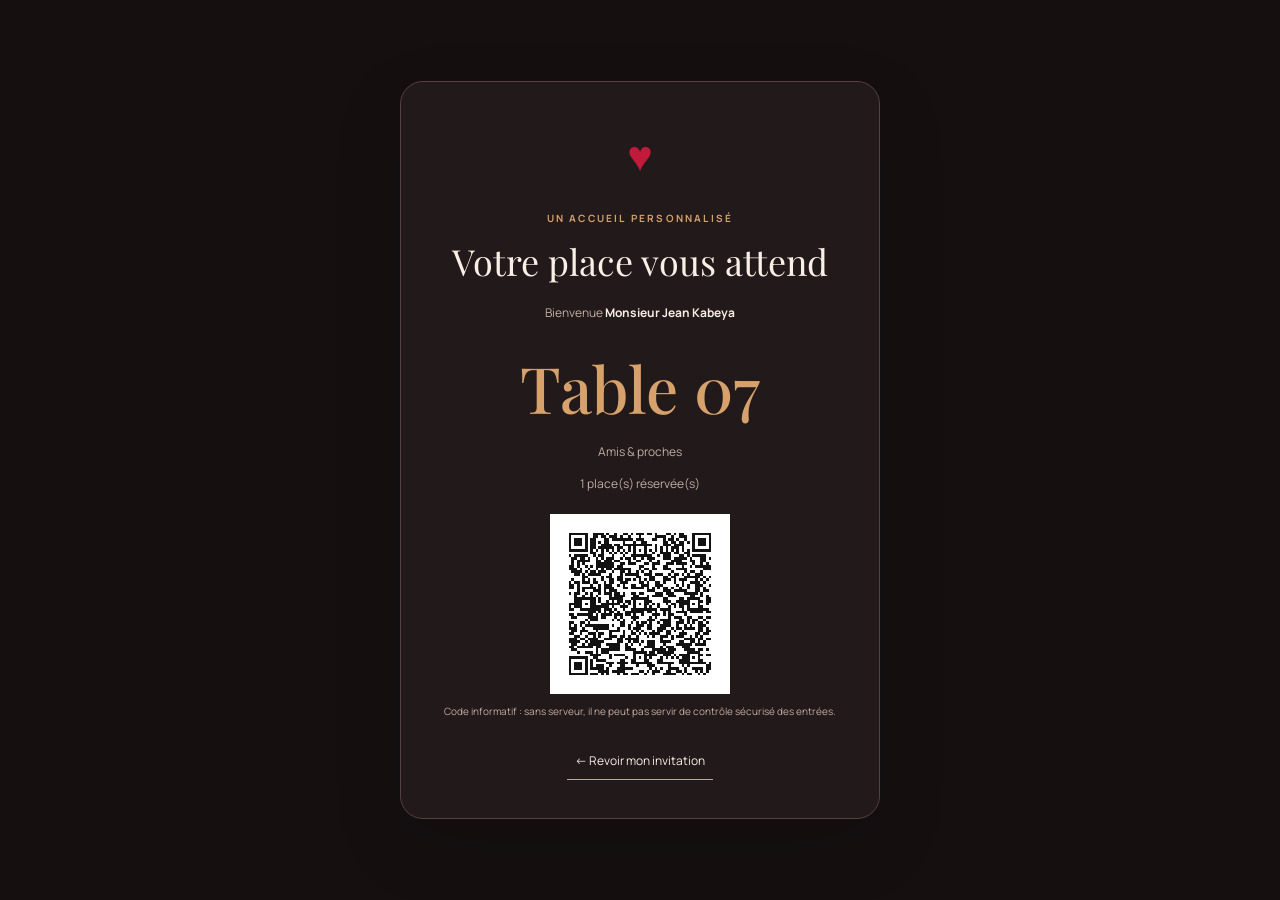
<file: cinema/table.html>
<!doctype html><html lang="fr"><head><meta charset="utf-8"><meta name="viewport" content="width=device-width,initial-scale=1"><title>Votre table — Invitation AMMGROUP</title><link rel="stylesheet" href="../assets/css/style.css"></head><body class="table-page" data-theme="cinema"><main class="table-card" id="table-card"><div class="table-emblem">♥</div><span class="eyebrow">UN ACCUEIL PERSONNALISÉ</span><h1>Votre place vous attend</h1><p class="table-greeting">Bienvenue <strong id="table-guest">...</strong></p><div class="table-huge" id="table-name">—</div><p id="table-zone"></p><p id="table-places"></p><img id="table-qr" src="" alt="QR code d’invitation" width="180" height="180"><p class="qr-hint">Présentez ce code à l’accueil de l’organisation.</p><a class="table-back" id="table-back" href="index.html">← Revoir mon invitation</a></main><script src="../assets/js/data.js"></script><script src="../assets/js/store.js"></script><script src="../assets/js/qrcode.js"></script><script src="../assets/js/table.js" defer></script></body></html>
</file>
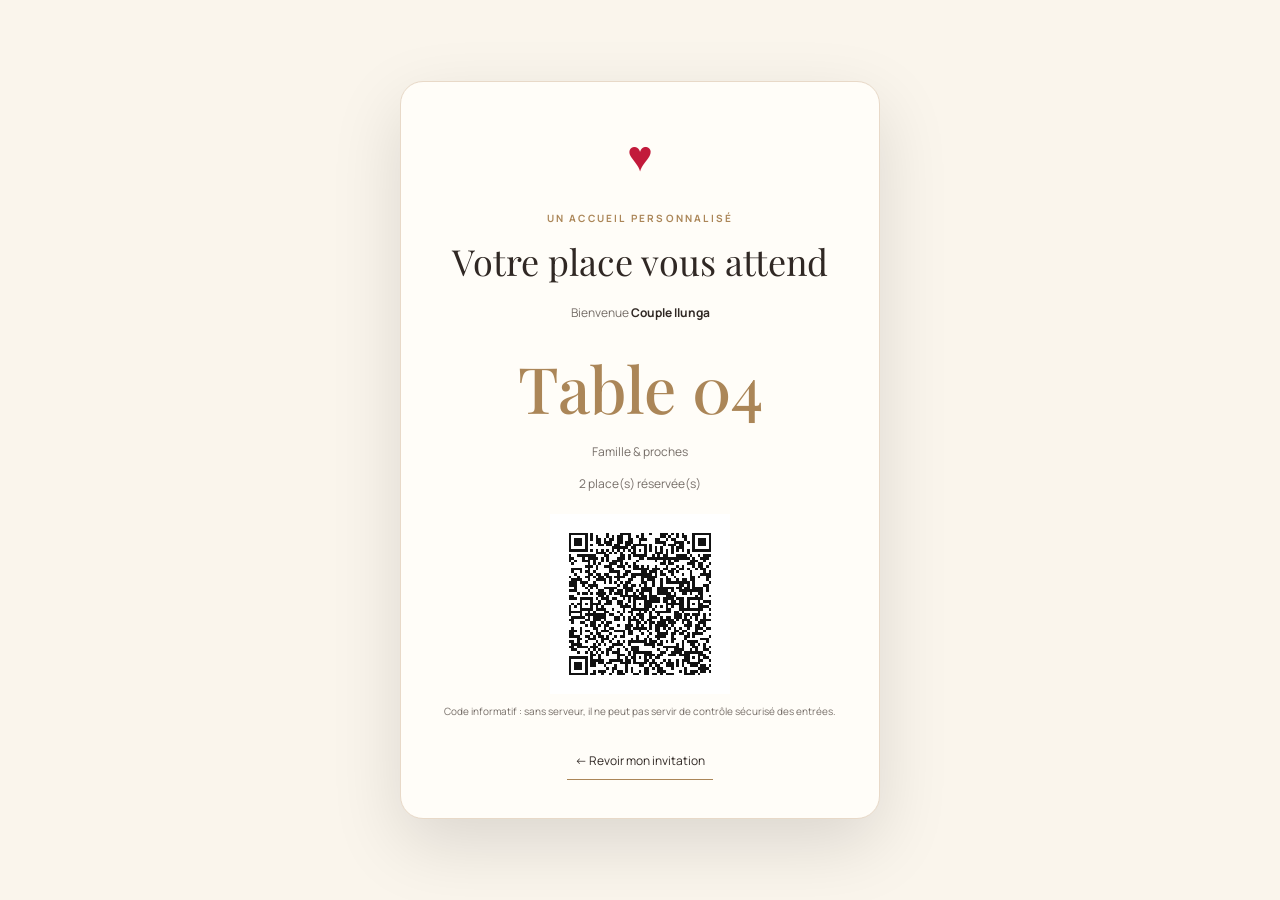
<file: royal/table.html>
<!doctype html><html lang="fr"><head><meta charset="utf-8"><meta name="viewport" content="width=device-width,initial-scale=1"><title>Votre table — Invitation AMMGROUP</title><link rel="stylesheet" href="../assets/css/style.css"></head><body class="table-page" data-theme="royal"><main class="table-card" id="table-card"><div class="table-emblem">♥</div><span class="eyebrow">UN ACCUEIL PERSONNALISÉ</span><h1>Votre place vous attend</h1><p class="table-greeting">Bienvenue <strong id="table-guest">...</strong></p><div class="table-huge" id="table-name">—</div><p id="table-zone"></p><p id="table-places"></p><img id="table-qr" src="" alt="QR code d’invitation" width="180" height="180"><p class="qr-hint">Présentez ce code à l’accueil de l’organisation.</p><a class="table-back" id="table-back" href="index.html">← Revoir mon invitation</a></main><script src="../assets/js/data.js"></script><script src="../assets/js/store.js"></script><script src="../assets/js/qrcode.js"></script><script src="../assets/js/table.js" defer></script></body></html>
</file>
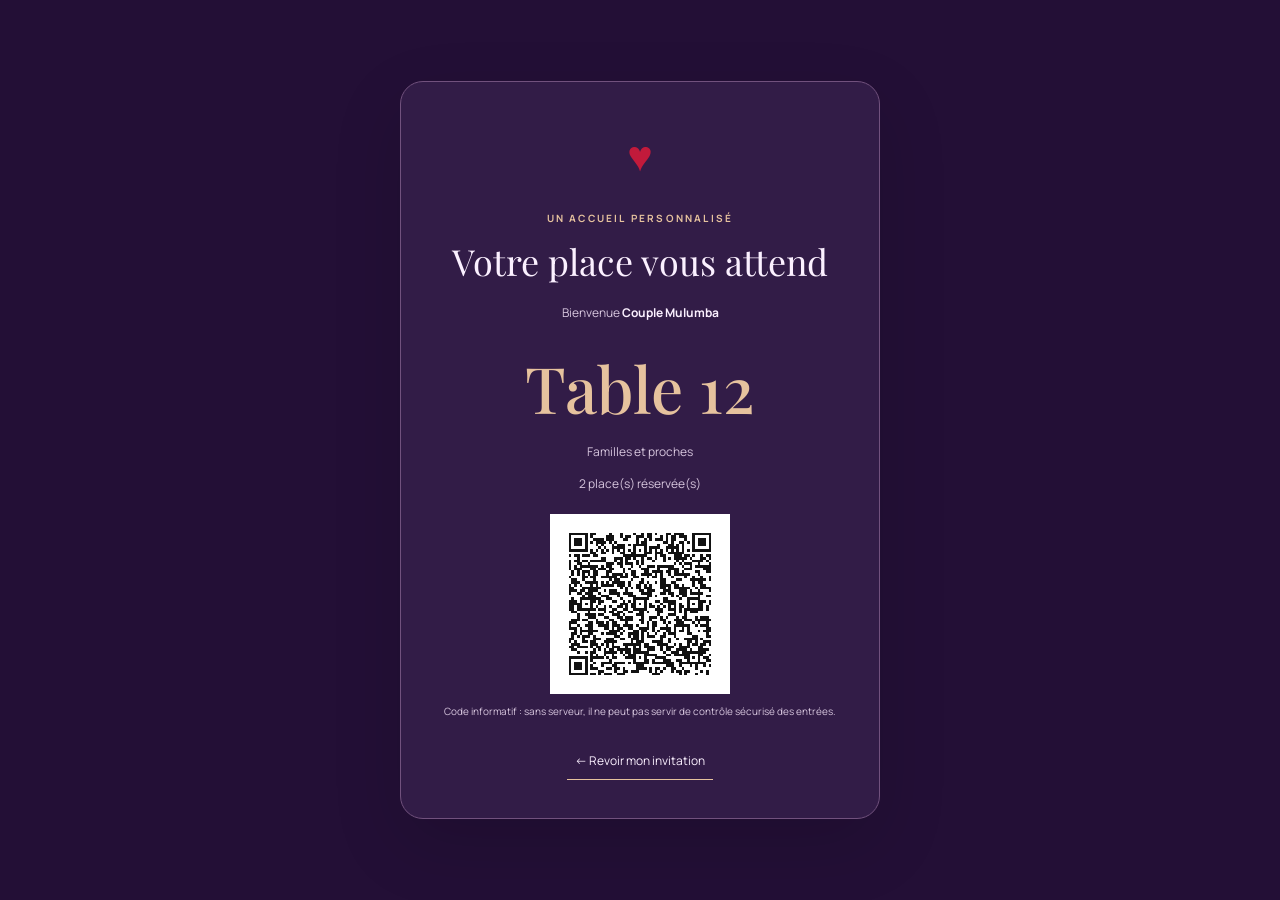
<file: violet/table.html>
<!doctype html><html lang="fr"><head><meta charset="utf-8"><meta name="viewport" content="width=device-width,initial-scale=1"><title>Votre table — Invitation AMMGROUP</title><link rel="stylesheet" href="../assets/css/style.css"></head><body class="table-page" data-theme="violet"><main class="table-card" id="table-card"><div class="table-emblem">♥</div><span class="eyebrow">UN ACCUEIL PERSONNALISÉ</span><h1>Votre place vous attend</h1><p class="table-greeting">Bienvenue <strong id="table-guest">...</strong></p><div class="table-huge" id="table-name">—</div><p id="table-zone"></p><p id="table-places"></p><img id="table-qr" src="" alt="QR code d’invitation" width="180" height="180"><p class="qr-hint">Présentez ce code à l’accueil de l’organisation.</p><a class="table-back" id="table-back" href="index.html">← Revoir mon invitation</a></main><script src="../assets/js/data.js"></script><script src="../assets/js/store.js"></script><script src="../assets/js/qrcode.js"></script><script src="../assets/js/table.js" defer></script></body></html>
</file>
<file: assets/css/style.css>
@import url('https://fonts.googleapis.com/css2?family=DM+Sans:wght@400;500;600;700&family=Great+Vibes&family=Manrope:wght@400;500;600;700;800&family=Playfair+Display:ital,wght@0,400;0,500;0,600;1,400;1,500&display=swap');
:root{--serif:'Playfair Display',Georgia,serif;--script:'Great Vibes','Brush Script MT',cursive;--sans:'Manrope','DM Sans',Arial,sans-serif;--wine:#a91534;--red:#cc1639;--champagne:#bb956b;--easing:cubic-bezier(.22,1,.36,1)}
*{box-sizing:border-box}html{scroll-behavior:smooth}body{margin:0;font:400 14px/1.65 var(--sans);-webkit-font-smoothing:antialiased;overflow-x:hidden}button,input,select,textarea{font:inherit}button{cursor:pointer}a{color:inherit;text-decoration:none}img{display:block;max-width:100%}button:focus-visible,input:focus-visible,textarea:focus-visible,select:focus-visible,a:focus-visible{outline:3px solid #c94c60;outline-offset:3px}button:disabled{opacity:.55;cursor:wait}[hidden]{display:none!important}h1,h2,h3,p{margin-top:0}.eyebrow,.fine-overline{font:700 10px/1.5 var(--sans);letter-spacing:.22em;text-transform:uppercase}.eyebrow{color:var(--accent,#ae835d)}
.brand{display:flex;gap:13px;align-items:center;font:700 16px/1.1 var(--sans);letter-spacing:.05em}.brand em,.invite-logo em{font:italic 18px var(--serif);letter-spacing:0}.brand small,.invite-logo small{display:block;font:600 9px/1.6 var(--sans);letter-spacing:.23em;color:#9c8c83;margin-top:6px}.brand-seal{font:600 21px var(--serif);display:flex;gap:2px;align-items:center;justify-content:center;border:1px solid currentColor;width:48px;height:48px;border-radius:50%;flex:none}.brand-seal span{font-size:11px;color:#b89668}
/* The public collection */
.catalog-body{color:#342928;background:#f8f4ef}.catalog-shell{max-width:1500px;margin:auto;padding:0 5%}.catalog-nav{display:flex;align-items:center;justify-content:space-between;min-height:102px;border-bottom:1px solid #e7dcd3}.nav-admin{font-size:11px;text-transform:uppercase;font-weight:700;letter-spacing:.12em;padding:14px 22px;border:1px solid #d8c7bb;border-radius:999px}.nav-admin span{margin-left:12px;color:#b08668}.catalog-intro{text-align:center;padding:95px 0 62px;position:relative}.gold-line{width:48px;height:2px;background:#b99362;margin:0 auto 24px}.catalog-intro .eyebrow{color:#b18a6a}.catalog-intro h1{font:400 clamp(48px,6.6vw,92px)/1.12 var(--serif);letter-spacing:-.045em;margin:25px 0}.catalog-intro h1 em{color:#b42844;font-weight:400}.catalog-subtitle{font-size:15px;color:#756a67;max-width:680px;margin:0 auto 25px;line-height:1.9}.catalog-badges{display:flex;justify-content:center;gap:9px;flex-wrap:wrap}.catalog-badges span{padding:7px 14px;border:1px solid #ded1c6;border-radius:999px;font-size:10px;letter-spacing:.08em}.collection{display:grid;grid-template-columns:repeat(3,minmax(0,1fr));gap:22px;margin-bottom:74px}.collection-card{min-width:0;border-radius:16px;overflow:hidden;background:#fff;border:1px solid #e7dad1;box-shadow:0 22px 65px #503c2b12;transition:transform .35s var(--easing),box-shadow .35s var(--easing)}.collection-card:hover{transform:translateY(-9px);box-shadow:0 28px 70px #503c2b1f}.collection-photo{height:355px;position:relative;overflow:hidden;background:#c2a78d}.collection-photo img{width:100%;height:100%;object-fit:cover;transition:transform 1s var(--easing)}.collection-card:hover img{transform:scale(1.055)}.collection-photo:after{content:'';position:absolute;inset:35% 0 0;background:linear-gradient(transparent,#09080b9a)}.model-index{position:absolute;z-index:2;top:24px;left:25px;color:#fff;font-size:10px;letter-spacing:.18em;font-weight:700}.mini-petal{position:absolute;z-index:2;bottom:12px;right:24px;font:54px var(--serif);color:#ffe8cd}.collection-info{padding:30px 28px 27px;min-height:302px;display:flex;flex-direction:column;justify-content:space-between}.collection-info h2{font:400 31px/1.25 var(--serif);letter-spacing:-.025em;margin:8px 0 12px}.collection-info p:not(.eyebrow){font-size:12px;color:#77706c;line-height:1.8}.collection-cta{border-bottom:1px solid #b79472;padding:13px 0;font-weight:800;font-size:11px;letter-spacing:.1em;text-transform:uppercase;display:flex;align-items:center;justify-content:space-between}.collection-cta span{font-size:21px;font-weight:400}.catalog-note{font-size:11px;color:#938582;max-width:980px;margin:10px auto 40px;text-align:center}.catalog-footer{text-align:center;border-top:1px solid #e1d6cd;padding:26px;color:#796c67;font-size:11px;letter-spacing:.1em}.catalog-footer span{color:#bc2e43;margin:0 8px}
/* Invitation themes */
.invite-body,.table-page{--ink:#302824;--paper:#faf5ec;--surface:#fffdf8;--muted:#766e68;--accent:#ab8658;--border:#e8d9c8;--gold:#b69467;--button:#35271f;--cream:#f3e7d5;color:var(--ink);background:var(--paper)}
.invite-body[data-theme=cinema],.table-page[data-theme=cinema]{--ink:#f8efe5;--paper:#150f10;--surface:#21191a;--muted:#c3ada2;--accent:#d6a16b;--border:#564044;--gold:#d7a979;--button:#ddb184;--cream:#291c1b}
.invite-body[data-theme=violet],.table-page[data-theme=violet]{--ink:#fbf0ff;--paper:#230f36;--surface:#321c47;--muted:#d7c6de;--accent:#e6c29e;--border:#71517d;--gold:#e8c7a2;--button:#f5d8b5;--cream:#3a1d50}
.invite-body{min-height:100vh}.invite-body:not(.is-opened) .invitation-page{pointer-events:none;opacity:.32;filter:blur(8px)}.invitation-page{position:relative;isolation:isolate;transition:opacity .9s ease,filter .9s ease;min-height:100vh;overflow:hidden}.page-ambient{position:absolute;z-index:-1;inset:0;pointer-events:none;background:radial-gradient(ellipse 48% 50% at 83% 19%,color-mix(in srgb,var(--accent),transparent 90%),transparent 75%)}.invite-body[data-theme=violet] .page-ambient{background:radial-gradient(circle at 20% 24%,#bb83eb19,transparent 40%),radial-gradient(circle at 94% 25%,#c594aa12,transparent 30%)}
.invite-nav{height:86px;max-width:1400px;margin:0 auto;padding:0 4%;display:flex;align-items:center;justify-content:space-between;gap:20px;border-bottom:1px solid var(--border);position:relative;z-index:8}.invite-logo{display:flex;align-items:center;gap:12px;font:500 24px var(--serif);line-height:1.1}.invite-logo small{color:var(--muted)}.invite-links{display:flex;gap:32px}.invite-links button{background:none;border:0;color:var(--ink);font-weight:600;font-size:11px;letter-spacing:.04em}.invite-links button:hover{color:var(--accent)}.music-control{color:var(--ink);border:1px solid var(--border);background:var(--surface);padding:11px 17px;border-radius:999px;font-size:11px}.music-control>span:first-child{color:var(--accent);font-size:16px;padding-right:6px}
.invite-main{max-width:1400px;margin:auto;padding:18px 4% 0}.invite-hero{display:grid;grid-template-columns:49% 51%;gap:0;min-height:640px}.hero-message{position:relative;padding:54px 4% 44px 0;display:flex;flex-direction:column;align-items:flex-start;justify-content:center;z-index:3}.hero-kicker{font-size:10px;font-weight:800;color:var(--accent);letter-spacing:.18em}.tiny-flower{margin-right:8px}.hero-minititle{color:var(--muted);font:italic 21px var(--serif);margin:26px 0 13px}.couple-names{font:400 clamp(62px,6.4vw,110px)/.94 var(--script);letter-spacing:.005em;margin:15px 0 20px;display:flex;flex-direction:column;align-items:flex-start}.couple-names small{color:var(--accent);font:italic 45px var(--serif);margin:-5px 0 0 26%}.couple-names span:last-child{margin-left:18%}.wedding-kind{font:700 10px var(--sans);letter-spacing:.36em;color:var(--accent)}.hero-motto{font:italic 20px/1.55 var(--serif);color:var(--muted);margin:20px 0 22px;max-width:510px}.guest-note{padding:17px 19px;border:1px solid var(--border);border-radius:16px;background:var(--surface);width:min(430px,100%);box-shadow:0 12px 40px #00000009}.guest-note span{display:block;letter-spacing:.17em;font-weight:800;font-size:9px;color:var(--accent)}.guest-note strong{display:block;font:500 26px var(--serif);margin:4px 0}.guest-note small{font-size:11px;color:var(--muted)}.hero-facts{display:flex;gap:12px;align-items:center;margin:21px 0 20px;font-weight:600;font-size:11px}.hero-facts i{color:var(--accent);font-size:11px}.hero-buttons{display:flex;gap:9px;flex-wrap:wrap}.primary-cta,.secondary-cta,.open-action{display:inline-flex;align-items:center;justify-content:space-between;gap:19px;min-height:50px;border-radius:999px;padding:13px 23px;font-weight:800;font-size:11px;letter-spacing:.08em;transition:transform .25s var(--easing),box-shadow .25s var(--easing)}.primary-cta{background:var(--button);border:1px solid var(--button);color:var(--paper)}.invite-body[data-theme=cinema] .primary-cta,.invite-body[data-theme=violet] .primary-cta{color:#251418}.primary-cta:hover,.secondary-cta:hover{transform:translateY(-3px);box-shadow:0 15px 35px #00000018}.secondary-cta{border:1px solid var(--border);color:var(--ink);background:var(--surface)}
.hero-visual{min-width:0;position:relative;padding:16px 0 0 25px}.vertical-gallery{position:relative;height:620px;overflow:hidden;border-radius:220px 220px 18px 18px;background:#a49086;box-shadow:0 32px 95px #00000026;border:1px solid #ffffff22}.invite-body[data-theme=cinema] .vertical-gallery{border-radius:12px;height:630px}.invite-body[data-theme=violet] .vertical-gallery{border-radius:240px 240px 20px 20px;border:5px solid #e7cae42a}.gallery-stack{height:100%;width:100%;display:flex;flex-direction:column;transition:transform 1.15s var(--easing);will-change:transform}.gallery-photo{height:100%;flex:0 0 100%;position:relative}.gallery-photo img{width:100%;height:100%;object-fit:cover;object-position:center 32%;filter:saturate(.92)}.gallery-shade{position:absolute;inset:35% 0 0;pointer-events:none;background:linear-gradient(transparent,#100a0bce)}.gallery-float{position:absolute;left:7%;bottom:45px;color:#fff}.gallery-float span{font-size:9px;font-weight:800;letter-spacing:.17em;color:#f4d5ae}.gallery-float strong{font:400 27px var(--serif);display:block;margin-top:8px}.gallery-counter{position:absolute;top:30px;right:7%;font-size:11px;letter-spacing:.12em;color:#fff}.gallery-counter span:first-child{font-weight:800;font-size:20px}.gallery-nav{position:absolute;right:6%;bottom:34px;display:flex;flex-direction:column;gap:8px}.gallery-nav button{width:37px;height:37px;border-radius:50%;background:#ffffff28;color:#fff;border:1px solid #ffffff99;backdrop-filter:blur(9px);font-size:19px}.gallery-caption-disclaimer{position:absolute;left:7%;top:29px;color:#fff;background:#00000050;border-radius:999px;padding:7px 12px;font-size:9px;letter-spacing:.06em}
.action-section{display:grid;grid-template-columns:260px 1fr;gap:20px;padding:30px 0;border-top:1px solid var(--border);border-bottom:1px solid var(--border);margin:26px 0 0}.action-header h2{font:400 31px/1.25 var(--serif);margin:7px 0}.action-header h2 em{color:var(--accent);font-weight:400}.action-cards{display:grid;grid-template-columns:repeat(9,minmax(0,1fr));gap:8px}.action-cards button{min-width:0;min-height:104px;padding:13px 7px;border:1px solid var(--border);background:var(--surface);color:var(--ink);border-radius:14px;font-size:11px;font-weight:700;transition:transform .25s var(--easing),border-color .25s var(--easing)}.action-cards button:hover{transform:translateY(-4px);border-color:var(--gold)}.action-cards button>span{display:block;font-size:25px;color:var(--accent);margin-bottom:5px}.action-cards button small{display:block;font-size:9px;font-weight:500;color:var(--muted);margin-top:5px}
.closing-line{text-align:center;padding:38px 0 30px}.closing-ornament{color:var(--accent);font-size:26px}.closing-line p{font:italic 23px var(--serif);margin:4px 0 8px}.closing-line span{font-size:11px;color:var(--muted);letter-spacing:.08em}.invite-footer{max-width:1400px;margin:0 auto;padding:21px 4%;border-top:1px solid var(--border);display:flex;justify-content:space-between;gap:15px;color:var(--muted);font-size:10px}.mobile-dock{display:none}
/* Opening sequence – true red objects rendered with SVG */
.opening{position:fixed;z-index:100;inset:0;background:var(--paper);display:grid;place-items:center;overflow-y:auto;overflow-x:hidden;padding:30px}.opening.is-leaving{animation:openingfade .85s var(--easing) both;pointer-events:none}.opening-glow{position:absolute;inset:0;background:radial-gradient(ellipse at 22% 35%,#bf26341a,transparent 45%),radial-gradient(ellipse at 78% 70%,color-mix(in srgb,var(--accent),transparent 81%),transparent 48%)}.opening-inner{position:relative;display:grid;grid-template-columns:1fr 1fr;max-width:1050px;width:100%;align-items:center;gap:65px}.opening-visual{display:grid;place-items:center;min-height:390px}.opening-illustration{width:min(100%,480px);max-height:430px;overflow:visible;filter:drop-shadow(0 18px 25px #6c152327)}.heart-illustration,.rose-illustration{display:none}.invite-body[data-theme=cinema] .envelope-illustration,.invite-body[data-theme=violet] .envelope-illustration{display:none}.invite-body[data-theme=cinema] .heart-illustration{display:block;animation:pulseheart 2.6s ease-in-out infinite}.invite-body[data-theme=violet] .rose-illustration{display:block;animation:rosebloom 3.3s ease-in-out infinite}.invite-body[data-theme=royal] .envelope-illustration{animation:floatenv 4s ease-in-out infinite}.opening.is-leaving .envelope-illustration{animation:flyenv 1s var(--easing) both}.opening.is-leaving .heart-illustration{animation:flyheart 1s var(--easing) both}.opening.is-leaving .rose-illustration{animation:flyheart 1s var(--easing) both}.opening.is-leaving .flap{transform-origin:50% 25%;animation:openflap .8s var(--easing) both}.opening-copy{text-align:center;padding:12px 10px}.fine-overline{color:var(--accent);font-size:9px}.opening-intro{font:italic 26px var(--serif);margin:28px 0 13px;color:var(--muted)}.opening-copy h1{font:400 clamp(42px,5vw,75px)/1.2 var(--serif);letter-spacing:-.03em;margin:8px 0 23px}.opening-guest{font-size:12px;color:var(--muted)}.opening-guest strong{display:block;font:500 26px var(--serif);color:var(--ink);margin-top:9px}.opening-rule{color:var(--accent);font-size:22px;margin:14px 0 16px}.open-action{background:#bf1735;color:white;border:0;padding:19px 29px;min-height:57px;box-shadow:0 15px 45px #8a133043;display:flex;margin:0 auto;min-width:260px}.open-action:hover{transform:translateY(-4px);box-shadow:0 25px 65px #8a133057}.opening-audio{font-size:10px;color:var(--muted);margin-top:20px;line-height:1.7}
@keyframes pulseheart{0%,100%{transform:scale(1)}45%{transform:scale(1.045)}65%{transform:scale(1.01)}}@keyframes floatenv{0%,100%{transform:translateY(0)}50%{transform:translateY(-10px)}}@keyframes rosebloom{0%,100%{transform:scale(1)}50%{transform:scale(1.038)}}@keyframes flyheart{to{transform:scale(1.7);opacity:0}}@keyframes flyenv{to{transform:translateY(-130px) scale(1.24);opacity:0}}@keyframes openflap{to{transform:rotateX(70deg)}}@keyframes openingfade{0%{opacity:1}100%{opacity:0;visibility:hidden}}
/* Shared dialogs */
dialog{color:var(--ink);background:var(--surface);width:min(700px,calc(100% - 24px));max-height:min(88dvh,900px);overflow:auto;border:1px solid var(--border);border-radius:22px;box-shadow:0 30px 100px #00000070;padding:0}dialog::backdrop{background:#080608ba;backdrop-filter:blur(10px)}dialog[open]{animation:modalenter .3s var(--easing)}@keyframes modalenter{from{opacity:0;transform:translateY(15px) scale(.98)}to{opacity:1;transform:none}}.modal-top{position:sticky;top:0;background:var(--surface);z-index:3;display:flex;align-items:flex-start;justify-content:space-between;gap:20px;padding:25px 27px 18px;border-bottom:1px solid var(--border)}.modal-top h2{font:400 40px/1.2 var(--serif);margin:6px 0 0}.modal-close{border:1px solid var(--border);color:var(--ink);background:transparent;width:38px;height:38px;border-radius:50%;font-size:26px;flex:none}.modal-inner{padding:26px 27px 30px}.modal-stack{display:grid;gap:18px}.modal-text{color:var(--muted);font-size:13px;line-height:1.9}.modal-statement{text-align:center;font:italic 30px/1.4 var(--serif)}.modal-box{padding:19px;border:1px solid var(--border);border-radius:16px;background:color-mix(in srgb,var(--accent),transparent 96%)}.modal-box strong{display:block;font:500 22px var(--serif);margin:4px 0}.modal-box small{color:var(--muted)}.modal-grid{display:grid;grid-template-columns:1fr 1fr;gap:12px}.modal-row{display:flex;gap:19px;align-items:flex-start;border-bottom:1px solid var(--border);padding:12px 0}.modal-hour{font-weight:800;color:var(--accent);min-width:64px}.modal-row strong{display:block;font:500 20px var(--serif)}.modal-row p{color:var(--muted);margin:3px 0;font-size:11px}.modal-button{display:inline-flex;justify-content:center;text-align:center;padding:12px 19px;min-height:43px;border:1px solid var(--border);border-radius:999px;font-weight:800;font-size:11px;color:var(--ink);background:transparent}.modal-button.emphasis{background:var(--button);color:var(--paper);border-color:var(--button)}.invite-body[data-theme=cinema] .modal-button.emphasis,.invite-body[data-theme=violet] .modal-button.emphasis{color:#231619}.modal-buttons{display:flex;flex-wrap:wrap;gap:10px}.photo-grid{display:grid;grid-template-columns:repeat(3,1fr);gap:9px}.photo-grid img{height:210px;width:100%;object-fit:cover;border-radius:11px}.notice{font-size:11px;color:var(--muted);background:color-mix(in srgb,var(--accent),transparent 94%);padding:12px;border-left:2px solid var(--gold)}.form-label{display:grid;gap:9px;font-size:12px;color:var(--muted)}.form-label textarea{background:transparent;color:var(--ink);padding:13px;border-radius:12px;border:1px solid var(--border);min-height:85px;resize:vertical}.rsvp-options{display:grid;grid-template-columns:1fr 1fr;gap:12px}.rsvp-options label{display:flex;gap:9px;align-items:center;padding:15px;border:1px solid var(--border);border-radius:12px;font-size:11px}.rsvp-options input{accent-color:#c62844}.heart-qr{position:relative;display:grid;place-items:center;width:245px;height:245px;margin:10px auto}.heart-qr svg{position:absolute;inset:0;width:100%;height:100%}.heart-qr img{width:132px;height:132px;object-fit:contain;z-index:1;border:6px solid white;border-radius:8px;background:white;box-shadow:0 12px 28px #0003}.qr-instruction{text-align:center;font-size:11px;color:var(--muted)}.toast{position:fixed;z-index:200;bottom:27px;left:50%;transform:translateX(-50%);padding:13px 20px;border-radius:999px;color:#fff;background:#2b1e22;box-shadow:0 15px 45px #0003;font-size:12px;max-width:calc(100% - 24px);text-align:center}
/* Guest's QR destination */
.table-page{min-height:100vh;display:grid;place-items:center;padding:20px}.table-card{width:min(480px,100%);background:var(--surface);border:1px solid var(--border);padding:38px 28px;border-radius:23px;text-align:center;box-shadow:0 25px 70px #00000020}.table-emblem{color:#c21a3b;font-size:43px;margin-bottom:14px}.table-card h1{font:400 36px var(--serif);margin:9px 0 18px}.table-greeting{color:var(--muted)}.table-greeting strong{color:var(--ink)}.table-huge{font:500 clamp(42px,8vw,64px) var(--serif);color:var(--accent);margin:22px 0 12px}.table-card p{color:var(--muted);font-size:12px}.table-card img{margin:20px auto 9px;border:8px solid white}.qr-hint{font-size:10px!important}.table-back{display:inline-block;margin-top:14px;border-bottom:1px solid var(--accent);font-size:12px;padding:8px}
/* Organizer dashboard */
.admin-body{background:#f5f2ee;color:#30282a;min-height:100vh}.admin-login{min-height:100vh;display:grid;place-items:center;padding:25px;background:radial-gradient(circle at 20% 20%,#eadddc,transparent 45%),#f7f3ee}.login-panel{width:min(520px,100%);padding:45px;border-radius:24px;background:#fff;box-shadow:0 25px 80px #523a3a15;border:1px solid #e8dad7}.login-panel h1{font:400 48px/1.17 var(--serif);margin:20px 0}.login-panel h1 em{color:#b22b45}.login-panel p{color:#72676a}.login-panel form,.admin-form{display:grid;gap:14px}.login-panel label,.admin-form label,.event-picker{display:grid;gap:8px;font-size:11px;font-weight:700;color:#74666a}.login-panel input,.admin-form input,.admin-form textarea,.admin-form select,.event-picker select,.admin-search{width:100%;border:1px solid #d9cacc;background:#fff;color:#30282a;border-radius:12px;min-height:43px;padding:10px 12px;outline-color:#bd6e80}.login-panel button{justify-content:center}.form-error{color:#a81834;font-size:12px}.simple-link{display:inline-block;margin-top:18px;color:#8b6876;font-size:12px}.admin-app{display:grid;grid-template-columns:255px 1fr;min-height:100vh}.admin-side{background:#211720;color:#fff;padding:30px 18px;display:flex;flex-direction:column;gap:40px;min-width:0}.admin-side .brand{font-size:14px}.admin-side-nav{display:grid;gap:7px}.admin-side-nav button{border:1px solid transparent;text-align:left;background:none;color:#d6c7d0;padding:14px 15px;border-radius:11px;font-weight:600;font-size:12px}.admin-side-nav button.active,.admin-side-nav button:hover{background:#ffffff18;border-color:#ffffff22;color:#fff}.logout-btn{margin-top:auto;background:#ffffff12;border:1px solid #ffffff29;color:white;border-radius:10px;padding:12px}.admin-work{min-width:0;padding:36px 4% 60px}.admin-top{display:flex;justify-content:space-between;align-items:flex-start;gap:20px;margin-bottom:26px}.admin-top h1{font:500 38px var(--serif);margin:4px 0 0}.event-picker{min-width:210px}.admin-status{font-size:12px;color:#6b554e;min-height:22px;margin-bottom:10px}.admin-content{display:grid;gap:18px}.stat-grid{display:grid;grid-template-columns:repeat(4,minmax(0,1fr));gap:13px}.stat{background:#fff;border:1px solid #e6d9d4;border-radius:16px;padding:21px}.stat small{display:block;color:#806e73;font-size:11px}.stat strong{font:600 36px var(--serif)}.admin-panel{background:#fff;border:1px solid #e8dcda;border-radius:17px;padding:26px;margin-bottom:16px;box-shadow:0 15px 40px #3f28300a}.admin-panel h2{font:500 27px var(--serif);margin:0 0 18px}.admin-form.two-col{grid-template-columns:1fr 1fr}.admin-form .wide{grid-column:1/-1}.admin-form textarea{min-height:90px}.admin-submit,.admin-secondary,.admin-danger{border-radius:11px;padding:11px 16px;border:1px solid #ab2743;background:#a51c39;color:white;font-weight:800;font-size:12px;min-height:43px}.admin-secondary{color:#4f323b;background:#fff;border-color:#d6bdc5}.admin-danger{color:#b1243d;background:#fff;border-color:#dfa9b2}.admin-smallbtn{padding:7px 10px;font-size:10px;min-height:31px}.admin-inline{display:flex;flex-wrap:wrap;align-items:center;gap:10px}.admin-inline input{flex:1;min-width:160px}.admin-table-wrap{overflow-x:auto}.admin-table{border-collapse:collapse;width:100%;font-size:11px;white-space:nowrap}.admin-table th{text-align:left;color:#806f78;text-transform:uppercase;font-size:9px;letter-spacing:.12em;padding:12px;background:#faf5f3}.admin-table td{padding:12px;border-bottom:1px solid #eee5e2}.admin-table .muted{color:#92858a}.admin-table button{white-space:nowrap}.admin-form-note{font-size:11px;color:#887b78}.admin-photo-grid{display:grid;grid-template-columns:repeat(3,minmax(0,1fr));gap:12px}.admin-photo{border:1px solid #eadfdb;border-radius:13px;overflow:hidden}.admin-photo img{height:160px;width:100%;object-fit:cover}.admin-photo-content{padding:11px}.admin-photo-content small{display:block;color:#887a7c}.admin-msg{padding:11px;border-radius:9px;background:#f6efeb;color:#6a4a50;font-size:11px}.admin-pill{display:inline-block;font-size:10px;padding:4px 9px;border-radius:999px;background:#f5e9e9}.admin-pill.yes{background:#dff3e4;color:#1a6933}.admin-pill.no{background:#f9e4e7;color:#a6283a}.admin-pill.pending{background:#fff3d7;color:#8e6120}
@media(max-width:1200px){.invite-links{gap:16px}.action-section{grid-template-columns:1fr}.action-header{display:none}.invite-hero{grid-template-columns:50% 50%}.couple-names{font-size:clamp(58px,7vw,95px)}.hero-message{padding-top:35px}.stat-grid{grid-template-columns:repeat(2,minmax(0,1fr))}}
@media(max-width:900px){.collection{grid-template-columns:repeat(2,1fr)}.opening-inner{gap:10px}.opening-visual{min-height:300px}.opening-copy h1{font-size:40px}.invite-nav{height:74px}.invite-links{display:none}.invite-hero{display:flex;flex-direction:column-reverse}.hero-visual{padding:0}.vertical-gallery{height:440px;border-radius:18px!important}.hero-message{padding:26px 0 12px}.couple-names{font-size:clamp(72px,12vw,105px)}.hero-minititle{margin:9px 0}.hero-motto{font-size:20px}.action-cards{grid-template-columns:repeat(3,1fr)}.mobile-dock{display:grid;grid-template-columns:repeat(4,1fr);gap:6px;position:fixed;z-index:15;left:12px;right:12px;bottom:12px;border-radius:18px;border:1px solid var(--border);background:color-mix(in srgb,var(--surface),transparent 5%);box-shadow:0 18px 45px #00000030;padding:9px;backdrop-filter:blur(20px)}.mobile-dock button{color:var(--ink);border:0;border-radius:12px;background:color-mix(in srgb,var(--accent),transparent 90%);padding:8px 5px;font-size:10px;font-weight:700}.mobile-dock button span{display:block;font-size:22px}.invite-footer{padding-bottom:105px}.admin-app{grid-template-columns:1fr}.admin-side{padding:14px;gap:12px}.admin-side .brand{display:none}.admin-side-nav{display:flex;overflow-x:auto;gap:4px}.admin-side-nav button{white-space:nowrap}.logout-btn{position:absolute;right:14px;top:8px;padding:9px;font-size:10px}.admin-work{padding:24px 4%}}
@media(max-width:600px){.catalog-shell{padding:0 20px}.catalog-nav{min-height:78px}.nav-admin{font-size:10px;padding:10px}.brand{font-size:12px}.brand-seal{width:38px;height:38px;font-size:16px}.catalog-intro{padding:68px 0 35px}.catalog-intro h1{font-size:clamp(43px,11vw,62px)}.catalog-subtitle{font-size:13px}.collection{grid-template-columns:1fr;gap:20px;margin-bottom:40px}.collection-photo{height:300px}.collection-info{min-height:250px}.opening{padding:20px;align-items:start}.opening-inner{grid-template-columns:1fr;gap:5px;padding-top:22px}.opening-visual{min-height:230px;order:-1}.opening-illustration{width:min(280px,73vw);max-height:285px}.opening-copy{padding:8px}.opening-copy h1{font-size:clamp(38px,10vw,55px)}.opening-intro{margin:12px 0}.opening-guest strong{font-size:23px}.opening-audio{margin-top:13px}.invite-nav{padding:0 17px}.invite-logo{font-size:19px}.invite-logo small{font-size:8px}.music-control{font-size:10px;padding:8px 11px}.invite-main{padding:12px 17px 0}.vertical-gallery{height:340px}.gallery-float strong{font-size:20px}.gallery-float{bottom:26px}.gallery-counter{top:10px}.gallery-nav{bottom:15px}.gallery-nav button{width:32px;height:32px}.gallery-caption-disclaimer{top:13px;left:6%;font-size:8px}.hero-kicker{font-size:9px}.hero-message{align-items:center;text-align:center}.couple-names{align-items:center;font-size:clamp(70px,17vw,92px);line-height:.86}.couple-names small{margin:0}.couple-names span:last-child{margin-left:0}.wedding-kind{font-size:9px}.hero-motto{font-size:18px;margin:12px 0}.guest-note{width:100%;text-align:center}.guest-note strong{font-size:24px}.hero-facts{font-size:10px}.hero-buttons{width:100%;justify-content:center}.hero-buttons button{flex:1;min-width:150px;justify-content:center;padding:11px 14px;font-size:10px}.action-section{margin-top:18px;padding:19px 0}.action-cards{gap:6px}.action-cards button{min-height:84px;font-size:10px;padding:8px 5px}.action-cards button span{font-size:22px}.action-cards button small{font-size:8px}.closing-line{padding:24px 0}.closing-line p{font-size:18px}.invite-footer{font-size:9px;flex-direction:column;gap:5px}.modal-top{padding:18px}.modal-top h2{font-size:32px}.modal-inner{padding:18px}.modal-grid,.rsvp-options{grid-template-columns:1fr}.photo-grid{grid-template-columns:1fr 1fr}.photo-grid img{height:150px}.login-panel{padding:27px 20px}.admin-top{flex-direction:column}.admin-form.two-col{grid-template-columns:1fr}.admin-form .wide{grid-column:auto}.admin-photo-grid{grid-template-columns:1fr 1fr}.admin-panel{padding:17px}.stat-grid{gap:8px}.stat{padding:16px}.stat strong{font-size:27px}}
@media(prefers-reduced-motion:reduce){*,*:before,*:after{animation-duration:.01ms!important;transition-duration:.01ms!important;scroll-behavior:auto!important}}
</file>
<file: assets/css/admin.css>
@import url('https://fonts.googleapis.com/css2?family=DM+Sans:wght@400;500;600;700&family=Playfair+Display:ital,wght@0,400;0,500;0,600;1,500&display=swap');
:root{--bg:#f7f3ee;--card:#fffdfb;--ink:#332830;--muted:#887a83;--line:#e6ddd7;--purple:#4d2d4f;--gold:#b58a51}*{box-sizing:border-box}body{margin:0;background:var(--bg);color:var(--ink);font:14px/1.6 'DM Sans',Arial,sans-serif}button,input,textarea,select{font:inherit}button{cursor:pointer}a{text-decoration:none;color:inherit}button:focus-visible,input:focus-visible,select:focus-visible,textarea:focus-visible{outline:3px solid var(--gold);outline-offset:2px}.app-top{background:#211823;color:white;min-height:86px;padding:18px max(24px,calc((100vw - 1500px)/2));display:flex;align-items:center;justify-content:space-between;gap:20px}.brand{display:flex;align-items:center;gap:15px;font-weight:700;font-size:18px}.brand em{font-family:Georgia,serif;color:#e7c18f;font-style:italic}.brand small{display:block;letter-spacing:.15em;color:#e4c8d2;font-size:9px;margin-top:1px}.brand-mark{border:1px solid #c8a576;width:59px;height:59px;border-radius:50%;display:grid;place-items:center;font-family:Georgia,serif;color:#eccb91}.top-right,.heading-actions{display:flex;align-items:center;gap:9px;flex-wrap:wrap}.outline-link,.gold-button,.minor,.submit,.action{border-radius:100px;padding:12px 18px;font-size:12px;font-weight:700;min-height:43px;border:1px solid #a28b82;background:transparent;color:inherit;display:inline-flex;justify-content:center;align-items:center}.gold-button{border:0;background:#d9b17b;color:#291b21}.warning{padding:13px 28px;text-align:center;background:#efe7df;border-bottom:1px solid #e7d8cd;color:#6b514c;font-size:12px}.warning code{background:#fff8f2;padding:2px 5px}.workspace{display:grid;grid-template-columns:262px minmax(0,1fr);max-width:1540px;margin:auto;min-height:calc(100vh - 124px)}.sidebar{background:#fffdfb;border-right:1px solid var(--line);padding:30px 20px}.selector label,.eyebrow{display:block;font-weight:800;font-size:10px;letter-spacing:.19em;color:#986e78}.selector select{width:100%;padding:13px;border-radius:12px;border:1px solid var(--line);margin:10px 0 25px;color:var(--ink);background:white}.sidebar nav{display:grid;gap:7px}.sidebar nav button{width:100%;text-align:left;background:transparent;border:1px solid transparent;color:#6d5966;padding:13px;border-radius:12px}.sidebar nav button:hover,.sidebar nav button.active{background:#f1e9f0;border-color:#e1d0df;color:#5b3159}.side-note{margin-top:34px;border-top:1px solid var(--line);padding:18px 3px;color:var(--muted);font-size:12px}.side-note strong{color:var(--ink)}.main-content{padding:36px clamp(18px,4vw,58px) 70px;min-width:0}.page-heading{display:flex;justify-content:space-between;gap:30px;align-items:center;margin-bottom:25px}.page-heading h1{font:500 clamp(35px,5vw,56px)/1.2 'Playfair Display',Georgia,serif;margin:8px 0}.page-heading p{color:var(--muted);margin:0}.minor{color:var(--ink);border-color:var(--line);padding:10px 15px;background:white}.warning-btn{color:#8a2a3f}.notice{background:#f1e6eb;color:#623354;border:1px solid #e2c7d6;padding:13px 17px;border-radius:12px;margin-bottom:20px}.notice[hidden]{display:none}.grid{display:grid;grid-template-columns:repeat(3,minmax(0,1fr));gap:17px}.card,.panel{background:var(--card);border:1px solid var(--line);padding:23px;border-radius:20px;box-shadow:0 15px 35px #150f1808}.card small{font-size:11px;color:#966c83;letter-spacing:.12em;font-weight:700;text-transform:uppercase}.card strong{display:block;font:500 35px Georgia,serif;margin-top:7px}.card p,.panel p{margin:5px 0 0;color:var(--muted)}.panel{margin-bottom:16px}.panel h2{font:500 25px Georgia,serif;margin:0 0 15px}.form-grid{display:grid;grid-template-columns:repeat(2,minmax(0,1fr));gap:17px}.field{display:block;font-size:12px;font-weight:700;color:#695b63;min-width:0}.field input,.field textarea,.field select{width:100%;display:block;padding:13px;margin-top:6px;background:#fff;border:1px solid #e1d6d8;border-radius:11px;color:#3b2933}.field textarea{min-height:105px;resize:vertical}.wide{grid-column:1/-1}.form-actions{grid-column:1/-1;display:flex;gap:10px;flex-wrap:wrap;margin-top:3px}.submit{border:0;background:#4b2b50;color:white;padding:13px 21px}.action{background:white;border-color:var(--line);color:#593c55}.caption{font-size:12px;color:var(--muted);margin:13px 0}.table-wrap{overflow:auto}table{width:100%;border-collapse:collapse;min-width:680px}th,td{padding:12px 11px;border-bottom:1px solid var(--line);text-align:left;font-size:12px;vertical-align:middle}th{font-size:10px;letter-spacing:.12em;color:#936e82}td button{border:0;padding:5px 8px;background:#efe3ed;border-radius:8px;color:#5d385d}.link-cell{word-break:break-all;font-size:10px;max-width:220px}.photo-grid{display:grid;grid-template-columns:repeat(3,minmax(0,1fr));gap:12px;margin:14px 0}.photo-grid img{width:100%;aspect-ratio:4/5;object-fit:cover;border-radius:12px}.photo-grid .photo-card{border:1px solid var(--line);padding:8px;border-radius:12px;min-width:0}.photo-grid p{font-size:11px;overflow:hidden;text-overflow:ellipsis;white-space:nowrap}.photo-card button{border:0;background:#f4e9ed;color:#8b2340;border-radius:8px;padding:7px 11px;font-size:11px}.columns{display:grid;grid-template-columns:1fr 1fr;gap:16px}.pill{display:inline-block;padding:4px 10px;border-radius:100px;font-size:11px;background:#f3e8ed;color:#7d3e6c}.file-label{display:inline-block;border:1px dashed #b69fac;border-radius:12px;padding:10px;margin:5px 0}.row-buttons{display:flex;gap:8px;flex-wrap:wrap}.preview{display:inline-flex;border:1px solid #d5c6ce;padding:9px 12px;border-radius:50px;color:#6b3a62;background:white;font-size:12px;margin:5px 5px 0 0}.empty{font-style:italic;color:var(--muted)}@media(max-width:1000px){.workspace{grid-template-columns:1fr}.sidebar{padding:14px 16px;border-right:0;border-bottom:1px solid var(--line)}.sidebar nav{grid-template-columns:repeat(3,1fr)}.side-note{display:none}.selector select{margin:6px 0 10px}.main-content{padding:24px 18px 60px}.grid{grid-template-columns:repeat(2,1fr)}}@media(max-width:650px){.app-top{padding:14px;flex-wrap:wrap}.top-right{width:100%}.warning{padding:13px}.brand{font-size:15px}.sidebar nav{grid-template-columns:repeat(2,1fr)}.sidebar nav button{font-size:12px;padding:10px}.page-heading{align-items:flex-start;flex-direction:column}.grid,.form-grid,.columns{grid-template-columns:1fr}.wide,.form-actions{grid-column:1}.photo-grid{grid-template-columns:repeat(2,1fr)}.main-content{padding:20px 12px 45px}}
</file>
